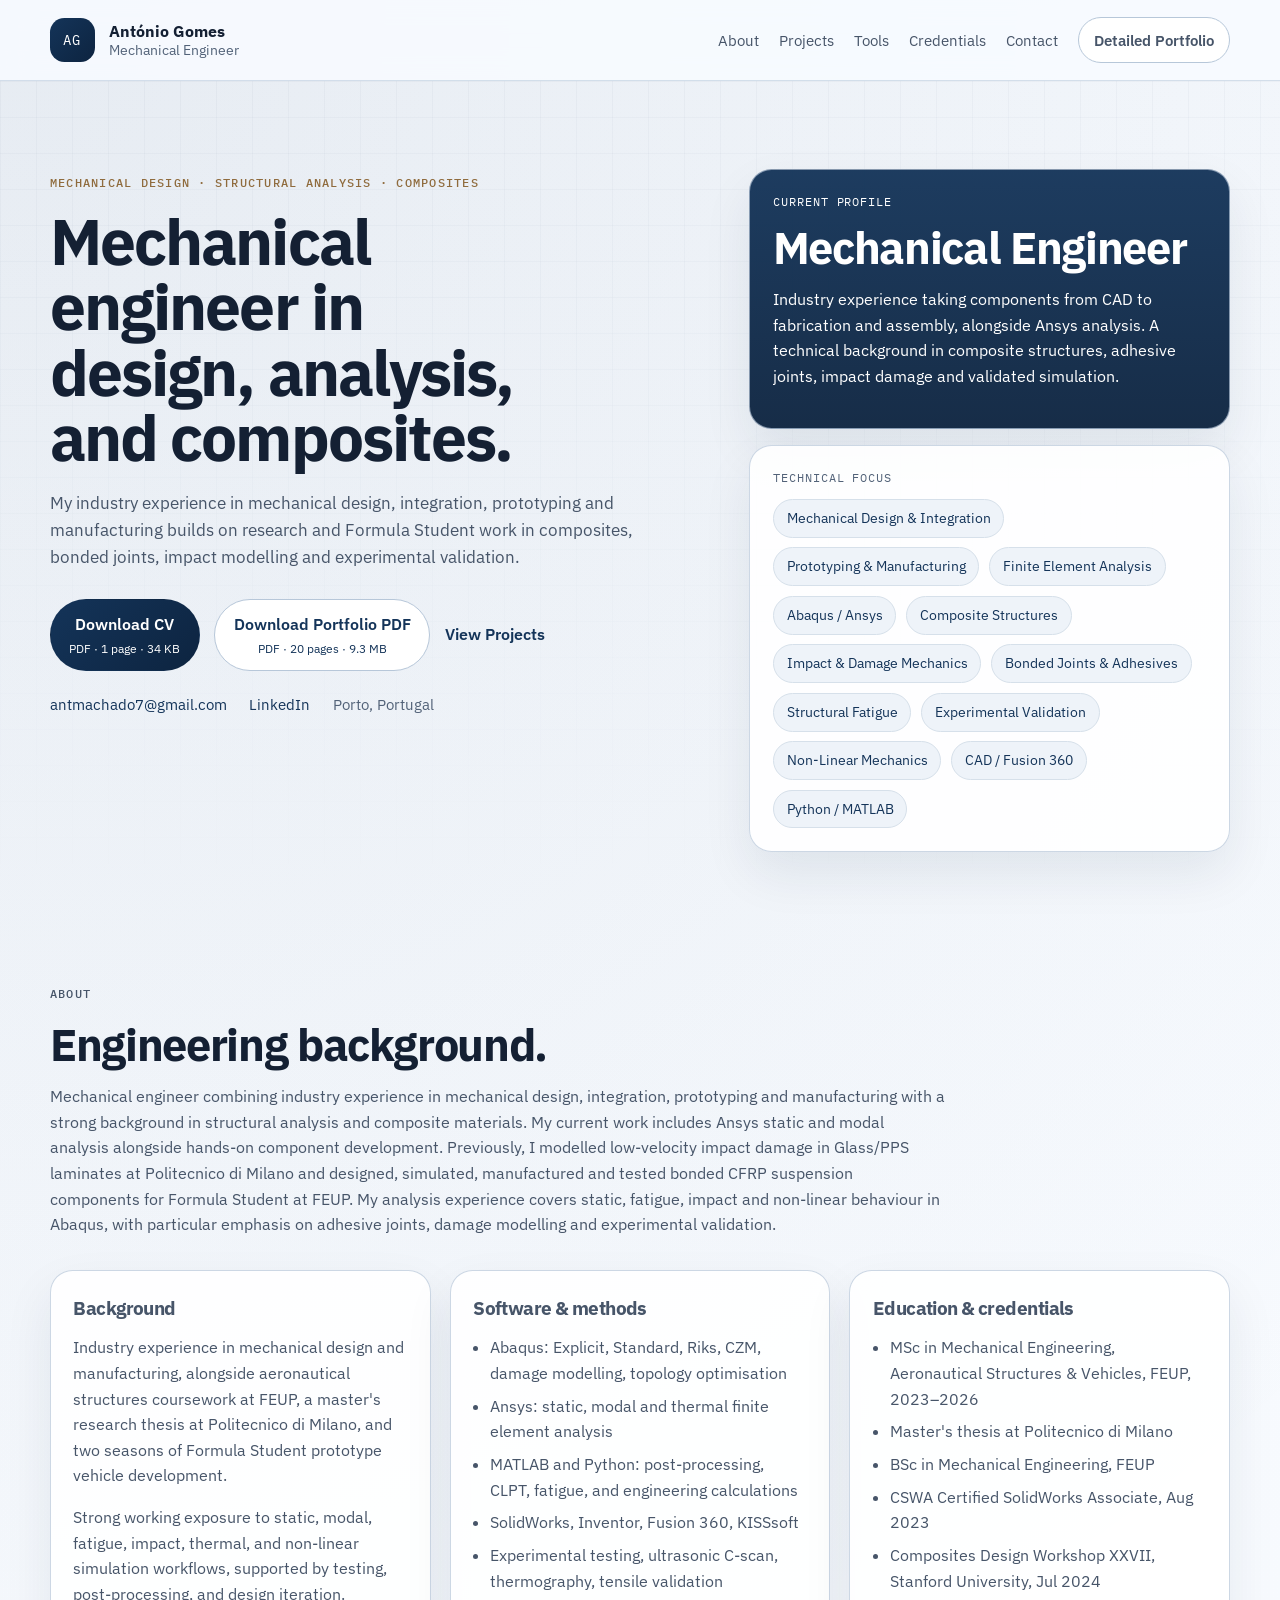
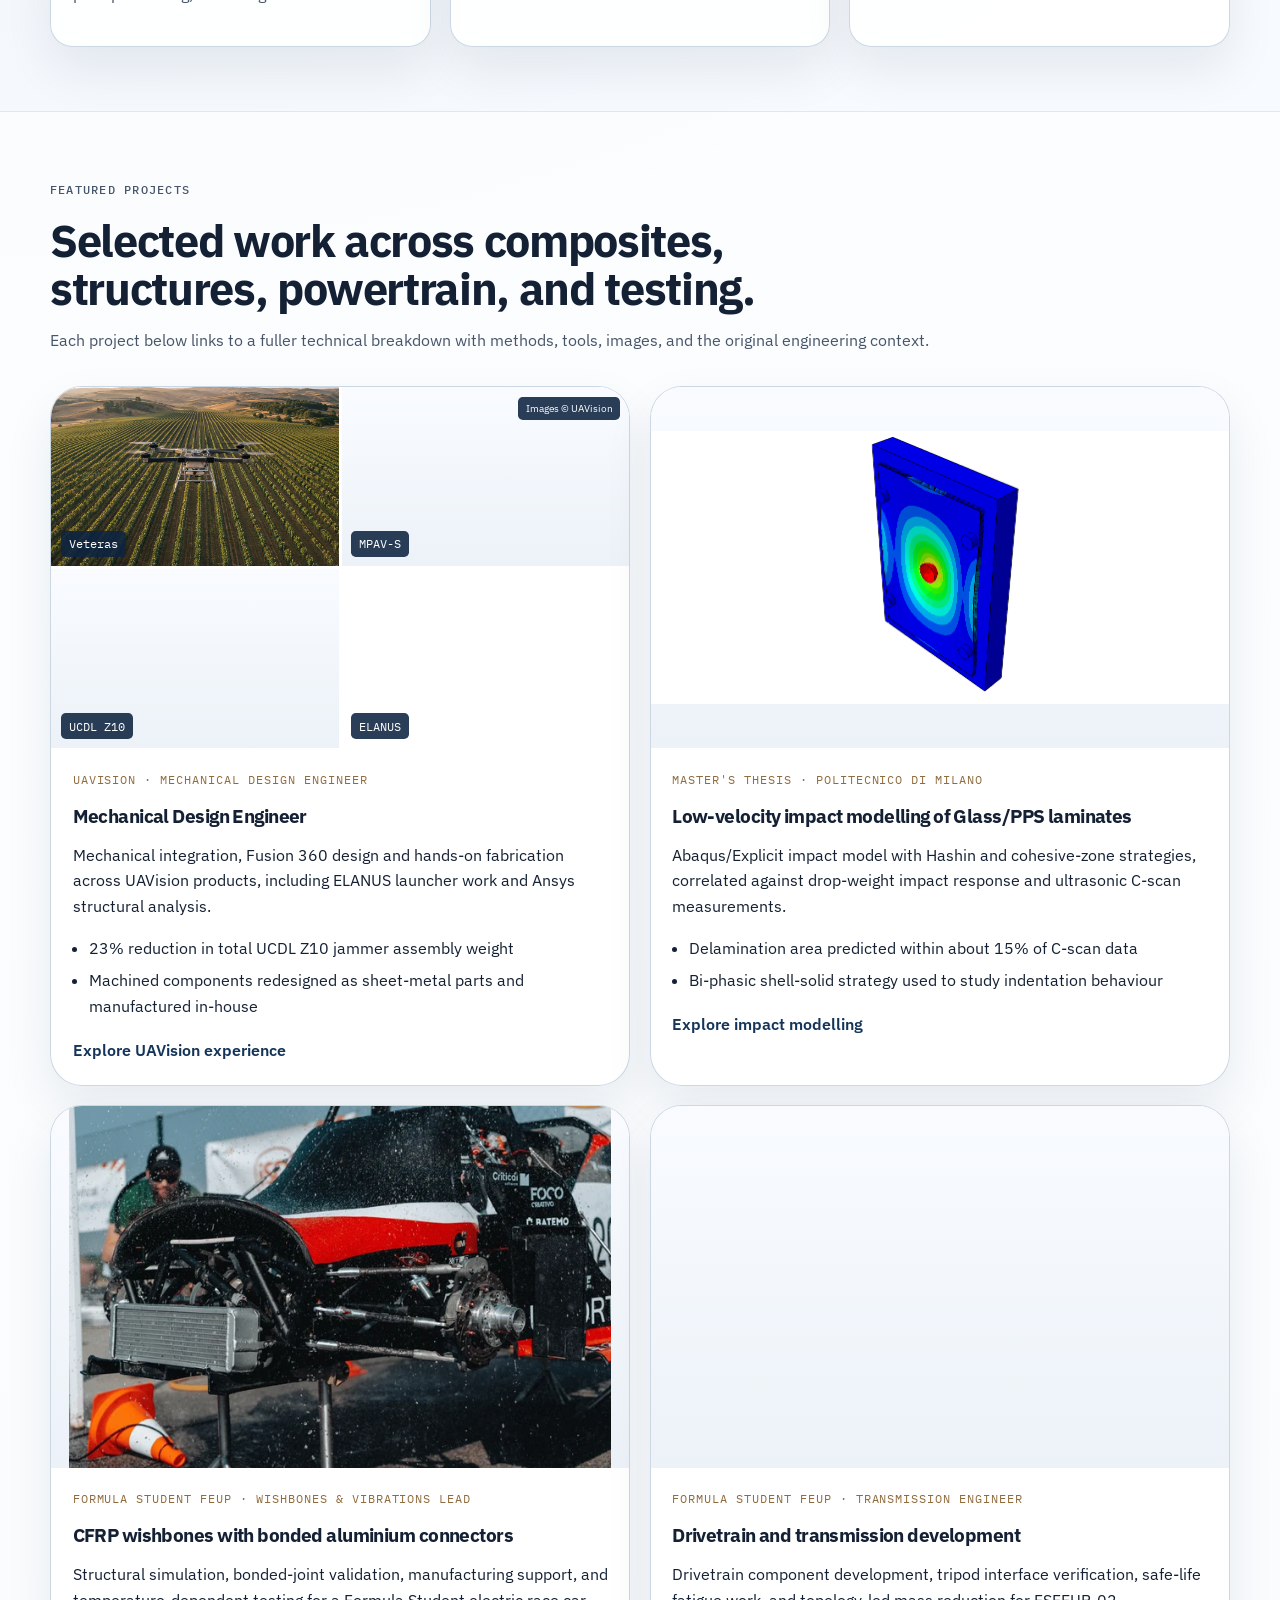
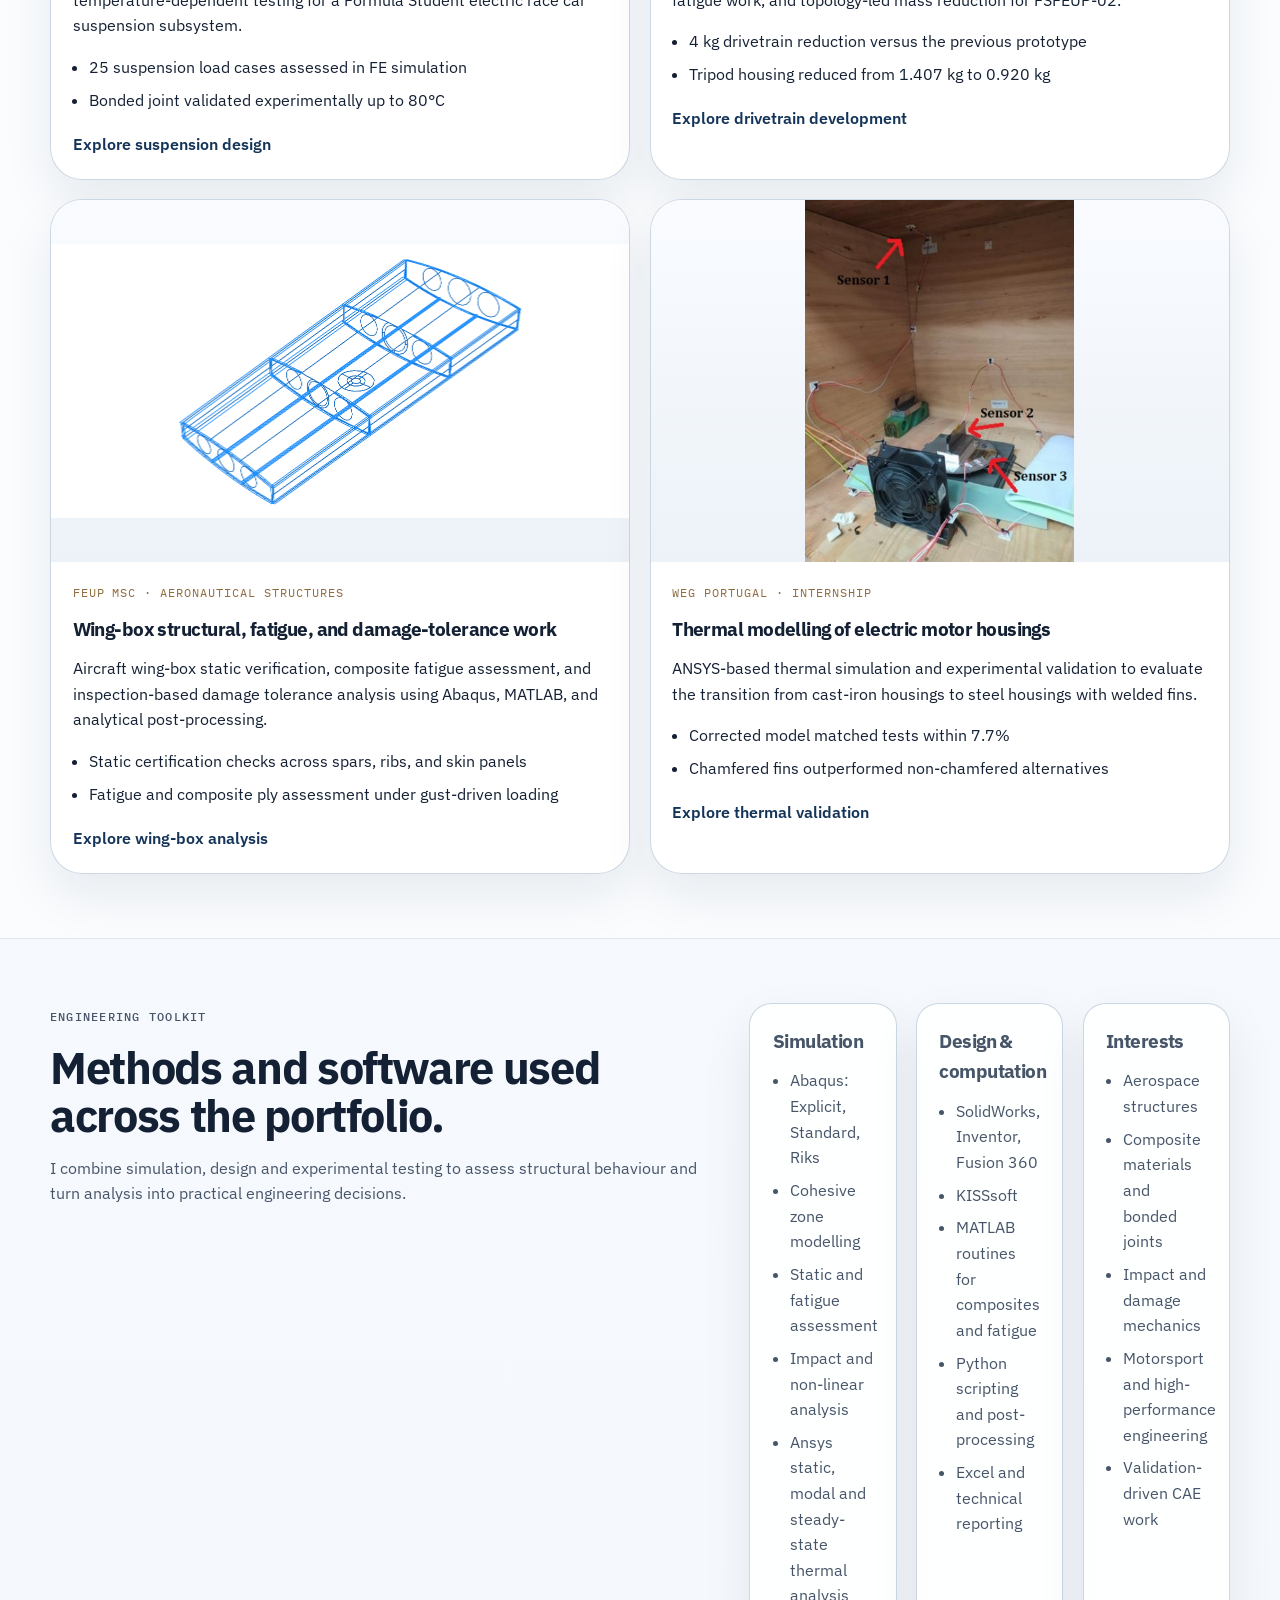
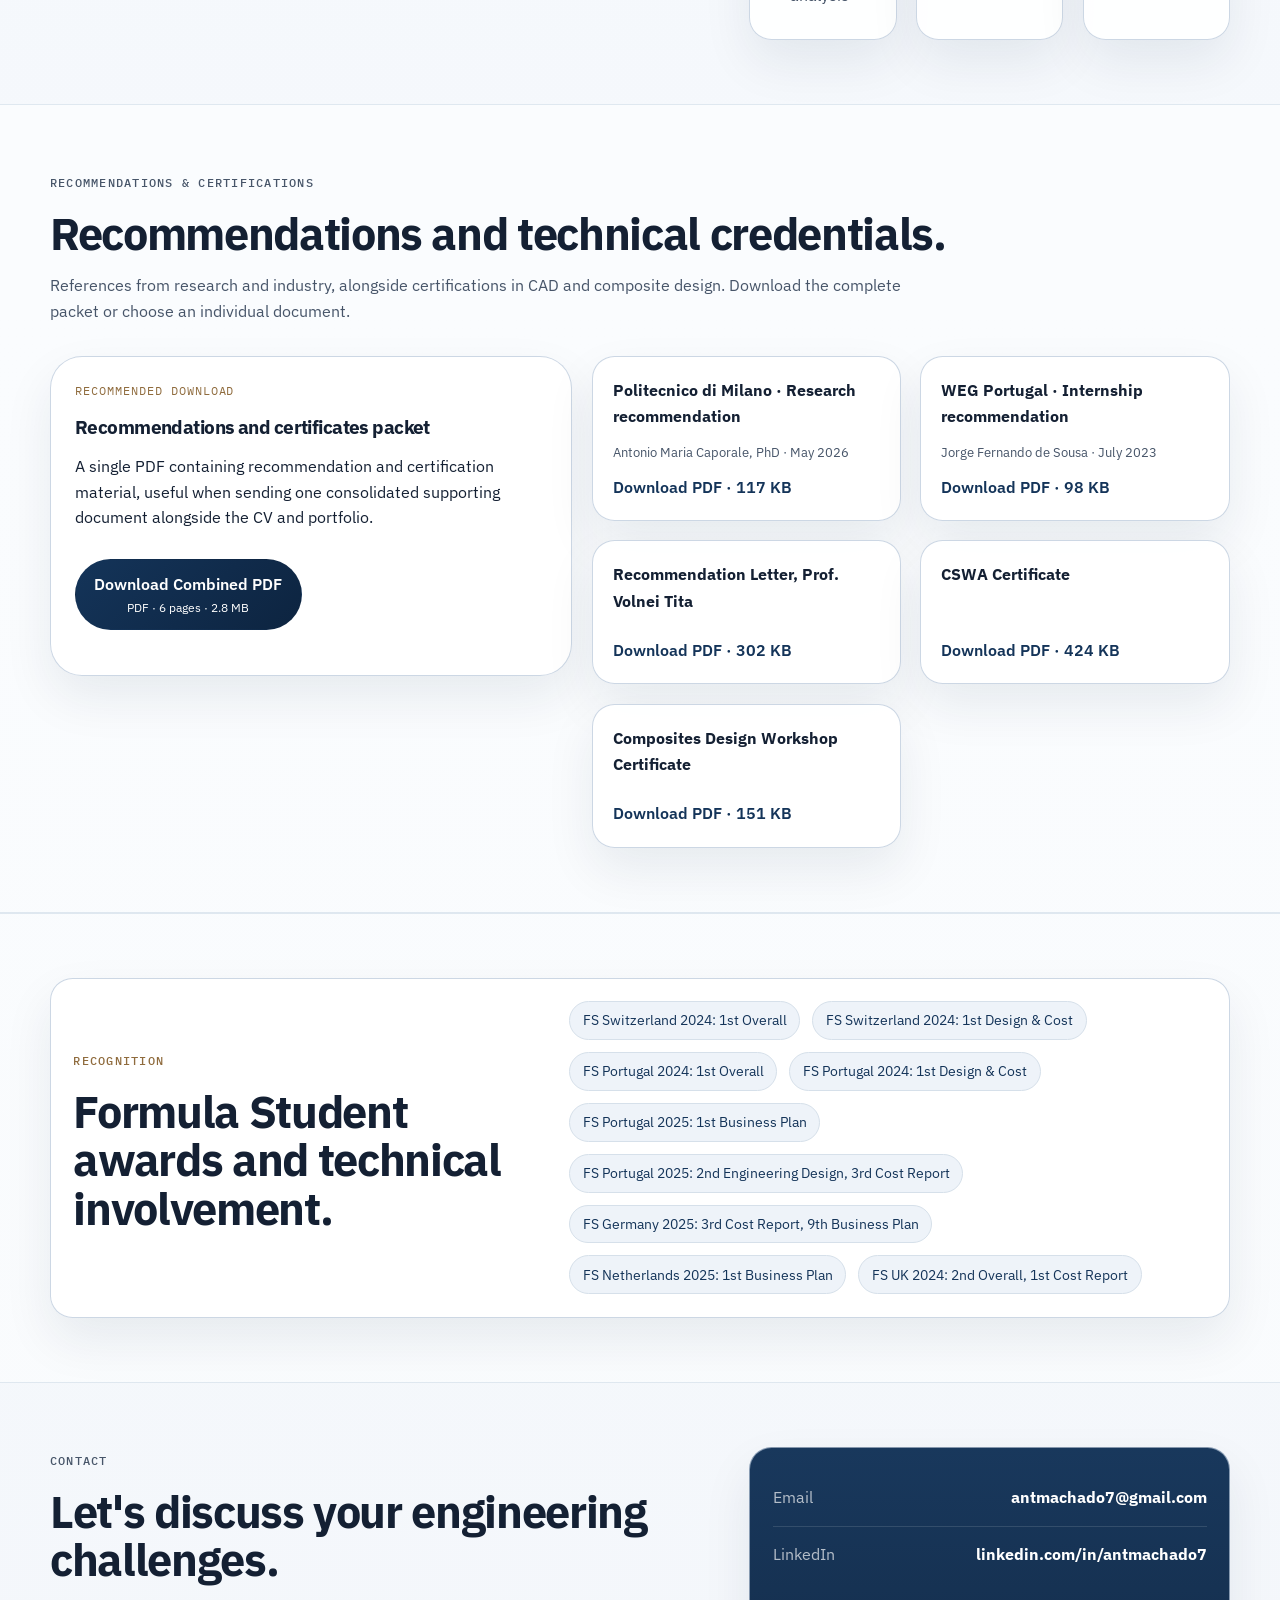
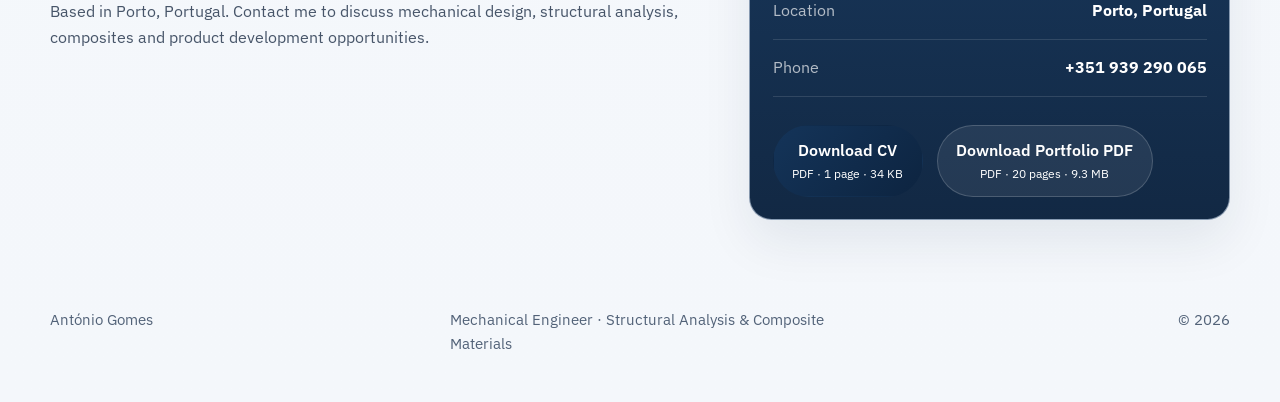
<file: index.html>
<!DOCTYPE html>
<html lang="en">
<head>
  <meta charset="UTF-8">
  <meta name="viewport" content="width=device-width, initial-scale=1.0">
  <title>António Gomes | Mechanical Engineer</title>
  <meta name="description" content="António Gomes: mechanical engineer combining industry experience in design, integration and manufacturing with composites, FEA, impact modelling, bonded joints and experimental validation.">
  <link rel="icon" type="image/svg+xml" href="assets/icons/favicon.svg">
  <link rel="preconnect" href="https://fonts.googleapis.com">
  <link rel="preconnect" href="https://fonts.gstatic.com" crossorigin>
  <link href="https://fonts.googleapis.com/css2?family=IBM+Plex+Mono:wght@400;500&family=IBM+Plex+Sans:wght@300;400;500;600;700&display=swap" rel="stylesheet">
  <link rel="stylesheet" href="assets/css/styles.css">
</head>
<body>
  <a class="skip-link" href="#main-content">Skip to content</a>

  <header class="site-header">
    <div class="container header-inner">
      <a class="brand" href="index.html" aria-label="António Gomes home">
        <span class="brand-mark">AG</span>
        <span class="brand-text">
          <strong>António Gomes</strong>
          <span>Mechanical Engineer</span>
        </span>
      </a>

      <button class="nav-toggle" type="button" aria-expanded="false" aria-controls="site-nav" data-nav-toggle>
        <span></span>
        <span></span>
        <span></span>
        <span class="sr-only">Toggle navigation</span>
      </button>

      <nav class="site-nav" id="site-nav" data-nav>
        <a href="#about">About</a>
        <a href="#featured-projects">Projects</a>
        <a href="#tools">Tools</a>
        <a href="#credentials">Credentials</a>
        <a href="#contact">Contact</a>
        <a class="button button-secondary button-small" href="projects.html">Detailed Portfolio</a>
      </nav>
    </div>
  </header>

  <main id="main-content" tabindex="-1">
    <section class="hero">
      <div class="container hero-grid">
        <div class="hero-copy reveal">
          <p class="eyebrow">Mechanical design · structural analysis · composites</p>
          <h1>Mechanical engineer in design, analysis, and composites.</h1>
          <p class="hero-intro">
            My industry experience in mechanical design, integration, prototyping and manufacturing builds on
            research and Formula Student work in composites, bonded joints, impact modelling and experimental validation.
          </p>

          <div class="hero-actions">
            <a class="button download-button" href="assets/docs/Antonio_Gomes_CV.pdf" download>Download CV<span class="download-meta">PDF · 1 page · 34 KB</span></a>
            <a class="button download-button button-secondary" href="assets/docs/Antonio_Gomes_Portfolio.pdf" download>Download Portfolio PDF<span class="download-meta">PDF · 20 pages · 9.3 MB</span></a>
            <a class="button button-link" href="projects.html">View Projects</a>
          </div>

          <ul class="hero-links" aria-label="Quick links">
            <li><a href="mailto:antmachado7@gmail.com">antmachado7@gmail.com</a></li>
            <li><a href="https://www.linkedin.com/in/antmachado7/" target="_blank" rel="noreferrer">LinkedIn</a></li>
            <li><span>Porto, Portugal</span></li>
          </ul>
        </div>

        <aside class="hero-panel reveal">
          <div class="panel-card stat-card">
            <p class="card-label">Current profile</p>
            <h2>Mechanical Engineer</h2>
            <p>
              Industry experience taking components from CAD to fabrication and assembly, alongside Ansys analysis.
              A technical background in composite structures, adhesive joints, impact damage and validated simulation.
            </p>
          </div>

          <div class="panel-card focus-card">
            <p class="card-label">Technical focus</p>
            <div class="chip-grid">
              <span>Mechanical Design &amp; Integration</span>
              <span>Prototyping &amp; Manufacturing</span>
              <span>Finite Element Analysis</span>
              <span>Abaqus / Ansys</span>
              <span>Composite Structures</span>
              <span>Impact &amp; Damage Mechanics</span>
              <span>Bonded Joints &amp; Adhesives</span>
              <span>Structural Fatigue</span>
              <span>Experimental Validation</span>
              <span>Non-Linear Mechanics</span>
              <span>CAD / Fusion 360</span>
              <span>Python / MATLAB</span>
            </div>
          </div>
        </aside>
      </div>
    </section>

    <section class="section" id="about">
      <div class="container">
        <div class="section-heading reveal">
          <p class="eyebrow">About</p>
          <h2>Engineering background.</h2>
          <p>
            Mechanical engineer combining industry experience in mechanical design, integration, prototyping and manufacturing
            with a strong background in structural analysis and composite materials. My current work includes Ansys static and
            modal analysis alongside hands-on component development. Previously, I modelled low-velocity impact damage in Glass/PPS
            laminates at Politecnico di Milano and designed, simulated, manufactured and tested bonded CFRP suspension components
            for Formula Student at FEUP. My analysis experience covers static, fatigue, impact and non-linear behaviour in Abaqus,
            with particular emphasis on adhesive joints, damage modelling and experimental validation.
          </p>
        </div>

        <div class="about-grid">
          <article class="info-card reveal">
            <h3>Background</h3>
            <p>
              Industry experience in mechanical design and manufacturing, alongside aeronautical structures coursework at FEUP, a master's research thesis
              at Politecnico di Milano, and two seasons of Formula Student prototype vehicle development.
            </p>
            <p>
              Strong working exposure to static, modal, fatigue, impact, thermal, and non-linear simulation workflows, supported by
              testing, post-processing, and design iteration.
            </p>
          </article>

          <article class="info-card reveal">
            <h3>Software &amp; methods</h3>
            <ul class="list-clean">
              <li>Abaqus: Explicit, Standard, Riks, CZM, damage modelling, topology optimisation</li>
              <li>Ansys: static, modal and thermal finite element analysis</li>
              <li>MATLAB and Python: post-processing, CLPT, fatigue, and engineering calculations</li>
              <li>SolidWorks, Inventor, Fusion 360, KISSsoft</li>
              <li>Experimental testing, ultrasonic C-scan, thermography, tensile validation</li>
            </ul>
          </article>

          <article class="info-card reveal">
            <h3>Education &amp; credentials</h3>
            <ul class="list-clean">
              <li>MSc in Mechanical Engineering, Aeronautical Structures &amp; Vehicles, FEUP, 2023–2026</li>
              <li>Master's thesis at Politecnico di Milano</li>
              <li>BSc in Mechanical Engineering, FEUP</li>
              <li>CSWA Certified SolidWorks Associate, Aug 2023</li>
              <li>Composites Design Workshop XXVII, Stanford University, Jul 2024</li>
            </ul>
          </article>
        </div>
      </div>
    </section>

    <section class="section section-alt" id="featured-projects">
      <div class="container">
        <div class="section-heading reveal">
          <p class="eyebrow">Featured projects</p>
          <h2>Selected work across composites, structures, powertrain, and testing.</h2>
          <p>
            Each project below links to a fuller technical breakdown with methods, tools, images, and the original engineering context.
          </p>
        </div>

        <div class="project-grid">
          <article class="project-card reveal">
            <div class="product-montage" role="group" aria-label="UAVision products: Veteras, MPAV-S, UCDL Z10 and ELANUS">
              <div class="montage-tile montage-veteras">
                <img src="assets/images/uavision-veteras.webp" alt="Electric heavy-lift VTOL flying over agricultural fields" width="960" height="640" loading="lazy" decoding="async">
                <span class="montage-label">Veteras</span>
              </div>
              <div class="montage-tile">
                <img src="assets/images/uavision-mpav-s.webp" alt="Modular unmanned ground vehicle on a forest track" width="960" height="624" loading="lazy" decoding="async">
                <span class="montage-label">MPAV-S</span>
              </div>
              <div class="montage-tile">
                <img src="assets/images/uavision-ucdl-z10.webp" alt="Anti-UAS jammer mounted on a naval platform" width="960" height="624" loading="lazy" decoding="async">
                <span class="montage-label">UCDL Z10</span>
              </div>
              <div class="montage-tile montage-elanus">
                <img src="assets/images/uavision-elanus.webp" alt="Official UAVision image of ELANUS in flight over mountainous terrain" width="960" height="536" loading="lazy" decoding="async">
                <span class="montage-label">ELANUS</span>
              </div>
              <a class="montage-credit" href="https://www.uavision.com/" target="_blank" rel="noreferrer">Images &copy; UAVision</a>
            </div>
            <div class="project-card-body">
              <p class="project-meta">UAVision · Mechanical Design Engineer</p>
              <h3>Mechanical Design Engineer</h3>
              <p>
                Mechanical integration, Fusion 360 design and hands-on fabrication across UAVision products,
                including ELANUS launcher work and Ansys structural analysis.
              </p>
              <ul class="project-points">
                <li>23% reduction in total UCDL Z10 jammer assembly weight</li>
                <li>Machined components redesigned as sheet-metal parts and manufactured in-house</li>
              </ul>
              <a href="projects.html#uavision" class="text-link">Explore UAVision experience</a>
            </div>
          </article>

          <article class="project-card reveal">
            <img src="assets/images/CAE_U.png" alt="Finite element impact simulation of a Glass/PPS composite laminate" loading="lazy" decoding="async" width="1159" height="548">
            <div class="project-card-body">
              <p class="project-meta">Master's thesis · Politecnico di Milano</p>
              <h3>Low-velocity impact modelling of Glass/PPS laminates</h3>
              <p>
                Abaqus/Explicit impact model with Hashin and cohesive-zone strategies, correlated against drop-weight impact
                response and ultrasonic C-scan measurements.
              </p>
              <ul class="project-points">
                <li>Delamination area predicted within about 15% of C-scan data</li>
                <li>Bi-phasic shell-solid strategy used to study indentation behaviour</li>
              </ul>
              <a href="projects.html#masters-thesis" class="text-link">Explore impact modelling</a>
            </div>
          </article>

          <article class="project-card reveal">
            <img src="assets/images/wishbones-1280.webp" alt="Formula Student rear suspension with CFRP wishbones" srcset="assets/images/wishbones-640.webp 640w, assets/images/wishbones-1280.webp 1280w, assets/images/wishbones-1920.webp 1920w" sizes="(max-width: 980px) 95vw, 580px" loading="lazy" decoding="async" width="1280" height="853">
            <div class="project-card-body">
              <p class="project-meta">Formula Student FEUP · Wishbones &amp; vibrations lead</p>
              <h3>CFRP wishbones with bonded aluminium connectors</h3>
              <p>
                Structural simulation, bonded-joint validation, manufacturing support, and temperature-dependent testing
                for a Formula Student electric race car suspension subsystem.
              </p>
              <ul class="project-points">
                <li>25 suspension load cases assessed in FE simulation</li>
                <li>Bonded joint validated experimentally up to 80°C</li>
              </ul>
              <a href="projects.html#formula-wishbones" class="text-link">Explore suspension design</a>
            </div>
          </article>

          <article class="project-card reveal">
            <img src="assets/images/Transmission_CAD.png" alt="Formula Student drivetrain CAD assembly" loading="lazy" decoding="async" width="1048" height="685">
            <div class="project-card-body">
              <p class="project-meta">Formula Student FEUP · Transmission engineer</p>
              <h3>Drivetrain and transmission development</h3>
              <p>
                Drivetrain component development, tripod interface verification, safe-life fatigue work, and topology-led
                mass reduction for FSFEUP-02.
              </p>
              <ul class="project-points">
                <li>4 kg drivetrain reduction versus the previous prototype</li>
                <li>Tripod housing reduced from 1.407 kg to 0.920 kg</li>
              </ul>
              <a href="projects.html#formula-transmission" class="text-link">Explore drivetrain development</a>
            </div>
          </article>

          <article class="project-card reveal">
            <img src="assets/images/Wireframe_FEM.png" alt="Aircraft wing-box structural model" loading="lazy" decoding="async" width="1159" height="548">
            <div class="project-card-body">
              <p class="project-meta">FEUP MSc · Aeronautical structures</p>
              <h3>Wing-box structural, fatigue, and damage-tolerance work</h3>
              <p>
                Aircraft wing-box static verification, composite fatigue assessment, and inspection-based damage tolerance
                analysis using Abaqus, MATLAB, and analytical post-processing.
              </p>
              <ul class="project-points">
                <li>Static certification checks across spars, ribs, and skin panels</li>
                <li>Fatigue and composite ply assessment under gust-driven loading</li>
              </ul>
              <a href="projects.html#aero-structures" class="text-link">Explore wing-box analysis</a>
            </div>
          </article>

          <article class="project-card reveal">
            <img src="assets/images/WEG.png" alt="Thermal validation setup for electric motor housing" loading="lazy" decoding="async" width="385" height="517">
            <div class="project-card-body">
              <p class="project-meta">WEG Portugal · Internship</p>
              <h3>Thermal modelling of electric motor housings</h3>
              <p>
                ANSYS-based thermal simulation and experimental validation to evaluate the transition from cast-iron housings
                to steel housings with welded fins.
              </p>
              <ul class="project-points">
                <li>Corrected model matched tests within 7.7%</li>
                <li>Chamfered fins outperformed non-chamfered alternatives</li>
              </ul>
              <a href="projects.html#weg-internship" class="text-link">Explore thermal validation</a>
            </div>
          </article>
        </div>
      </div>
    </section>

    <section class="section" id="tools">
      <div class="container tools-grid">
        <div class="section-heading reveal">
          <p class="eyebrow">Engineering toolkit</p>
          <h2>Methods and software used across the portfolio.</h2>
          <p>
            I combine simulation, design and experimental testing to assess structural behaviour and turn analysis into practical engineering decisions.
          </p>
        </div>

        <div class="stack-columns">
          <article class="stack-card reveal">
            <h3>Simulation</h3>
            <ul class="list-clean">
              <li>Abaqus: Explicit, Standard, Riks</li>
              <li>Cohesive zone modelling</li>
              <li>Static and fatigue assessment</li>
              <li>Impact and non-linear analysis</li>
              <li>Ansys static, modal and steady-state thermal analysis</li>
            </ul>
          </article>

          <article class="stack-card reveal">
            <h3>Design &amp; computation</h3>
            <ul class="list-clean">
              <li>SolidWorks, Inventor, Fusion 360</li>
              <li>KISSsoft</li>
              <li>MATLAB routines for composites and fatigue</li>
              <li>Python scripting and post-processing</li>
              <li>Excel and technical reporting</li>
            </ul>
          </article>

          <article class="stack-card reveal">
            <h3>Interests</h3>
            <ul class="list-clean">
              <li>Aerospace structures</li>
              <li>Composite materials and bonded joints</li>
              <li>Impact and damage mechanics</li>
              <li>Motorsport and high-performance engineering</li>
              <li>Validation-driven CAE work</li>
            </ul>
          </article>
        </div>
      </div>
    </section>

    <section class="section section-alt" id="credentials">
      <div class="container">
        <div class="section-heading reveal">
          <p class="eyebrow">Recommendations &amp; certifications</p>
          <h2>Recommendations and technical credentials.</h2>
          <p>
            References from research and industry, alongside certifications in CAD and composite design. Download the complete packet or choose an individual document.
          </p>
        </div>

        <div class="documents-layout">
          <article class="document-feature reveal">
            <p class="project-meta">Recommended download</p>
            <h3>Recommendations and certificates packet</h3>
            <p>
              A single PDF containing recommendation and certification material, useful when sending one consolidated supporting document alongside the CV and portfolio.
            </p>
            <div class="hero-actions">
              <a class="button download-button" href="assets/docs/Antonio_Gomes_Recommendations_and_Certificates.pdf" download>Download Combined PDF<span class="download-meta">PDF · 6 pages · 2.8 MB</span></a>
            </div>
          </article>

          <div class="document-list">
            <a class="document-card reveal" href="assets/docs/letter_of_recommendation.pdf" download>
              <strong>Politecnico di Milano · Research recommendation</strong>
              <small>Antonio Maria Caporale, PhD · May 2026</small>
              <span>Download PDF · 117 KB</span>
            </a>
            <a class="document-card reveal" href="assets/docs/Recommendation_Letter_AntonioGomes.pdf" download>
              <strong>WEG Portugal · Internship recommendation</strong>
              <small>Jorge Fernando de Sousa · July 2023</small>
              <span>Download PDF · 98 KB</span>
            </a>
            <a class="document-card reveal" href="assets/docs/Recommendation_Letter_Prof_Volnei_Tita_USP_2026.pdf" download>
              <strong>Recommendation Letter, Prof. Volnei Tita</strong>
              <span>Download PDF · 302 KB</span>
            </a>
            <a class="document-card reveal" href="assets/docs/Certificate_C-2JAUPXEG85.pdf" download>
              <strong>CSWA Certificate</strong>
              <span>Download PDF · 424 KB</span>
            </a>
            <a class="document-card reveal" href="assets/docs/CDW-XXVI-Certificate-AntonioGomes.pdf" download>
              <strong>Composites Design Workshop Certificate</strong>
              <span>Download PDF · 151 KB</span>
            </a>
          </div>
        </div>
      </div>
    </section>

    <section class="section section-alt">
      <div class="container">
        <div class="awards-strip reveal">
          <div>
            <p class="eyebrow">Recognition</p>
            <h2>Formula Student awards and technical involvement.</h2>
          </div>
          <div class="award-list">
            <span>FS Switzerland 2024: 1st Overall</span>
            <span>FS Switzerland 2024: 1st Design &amp; Cost</span>
            <span>FS Portugal 2024: 1st Overall</span>
            <span>FS Portugal 2024: 1st Design &amp; Cost</span>
            <span>FS Portugal 2025: 1st Business Plan</span>
            <span>FS Portugal 2025: 2nd Engineering Design, 3rd Cost Report</span>
            <span>FS Germany 2025: 3rd Cost Report, 9th Business Plan</span>
            <span>FS Netherlands 2025: 1st Business Plan</span>
            <span>FS UK 2024: 2nd Overall, 1st Cost Report</span>
          </div>
        </div>
      </div>
    </section>

    <section class="section contact-section" id="contact">
      <div class="container contact-grid">
        <div class="contact-copy reveal">
          <p class="eyebrow">Contact</p>
          <h2>Let's discuss your engineering challenges.</h2>
          <p>
            Based in Porto, Portugal. Contact me to discuss mechanical design, structural analysis, composites and product development opportunities.
          </p>
        </div>

        <div class="contact-card reveal">
          <a class="contact-row" href="mailto:antmachado7@gmail.com">
            <span>Email</span>
            <strong>antmachado7@gmail.com</strong>
          </a>
          <a class="contact-row" href="https://www.linkedin.com/in/antmachado7/" target="_blank" rel="noreferrer">
            <span>LinkedIn</span>
            <strong>linkedin.com/in/antmachado7</strong>
          </a>
          <div class="contact-row">
            <span>Location</span>
            <strong>Porto, Portugal</strong>
          </div>
          <div class="contact-row">
            <span>Phone</span>
            <strong>+351 939 290 065</strong>
          </div>

          <div class="contact-actions">
            <a class="button download-button" href="assets/docs/Antonio_Gomes_CV.pdf" download>Download CV<span class="download-meta">PDF · 1 page · 34 KB</span></a>
            <a class="button download-button button-secondary" href="assets/docs/Antonio_Gomes_Portfolio.pdf" download>Download Portfolio PDF<span class="download-meta">PDF · 20 pages · 9.3 MB</span></a>
          </div>
        </div>
      </div>
    </section>
  </main>

  <footer class="site-footer">
    <div class="container footer-inner">
      <p>António Gomes</p>
      <p>Mechanical Engineer · Structural Analysis &amp; Composite Materials</p>
      <p>&copy; <span data-current-year></span></p>
    </div>
  </footer>

  <script src="assets/js/main.js"></script>
</body>
</html>
</file>
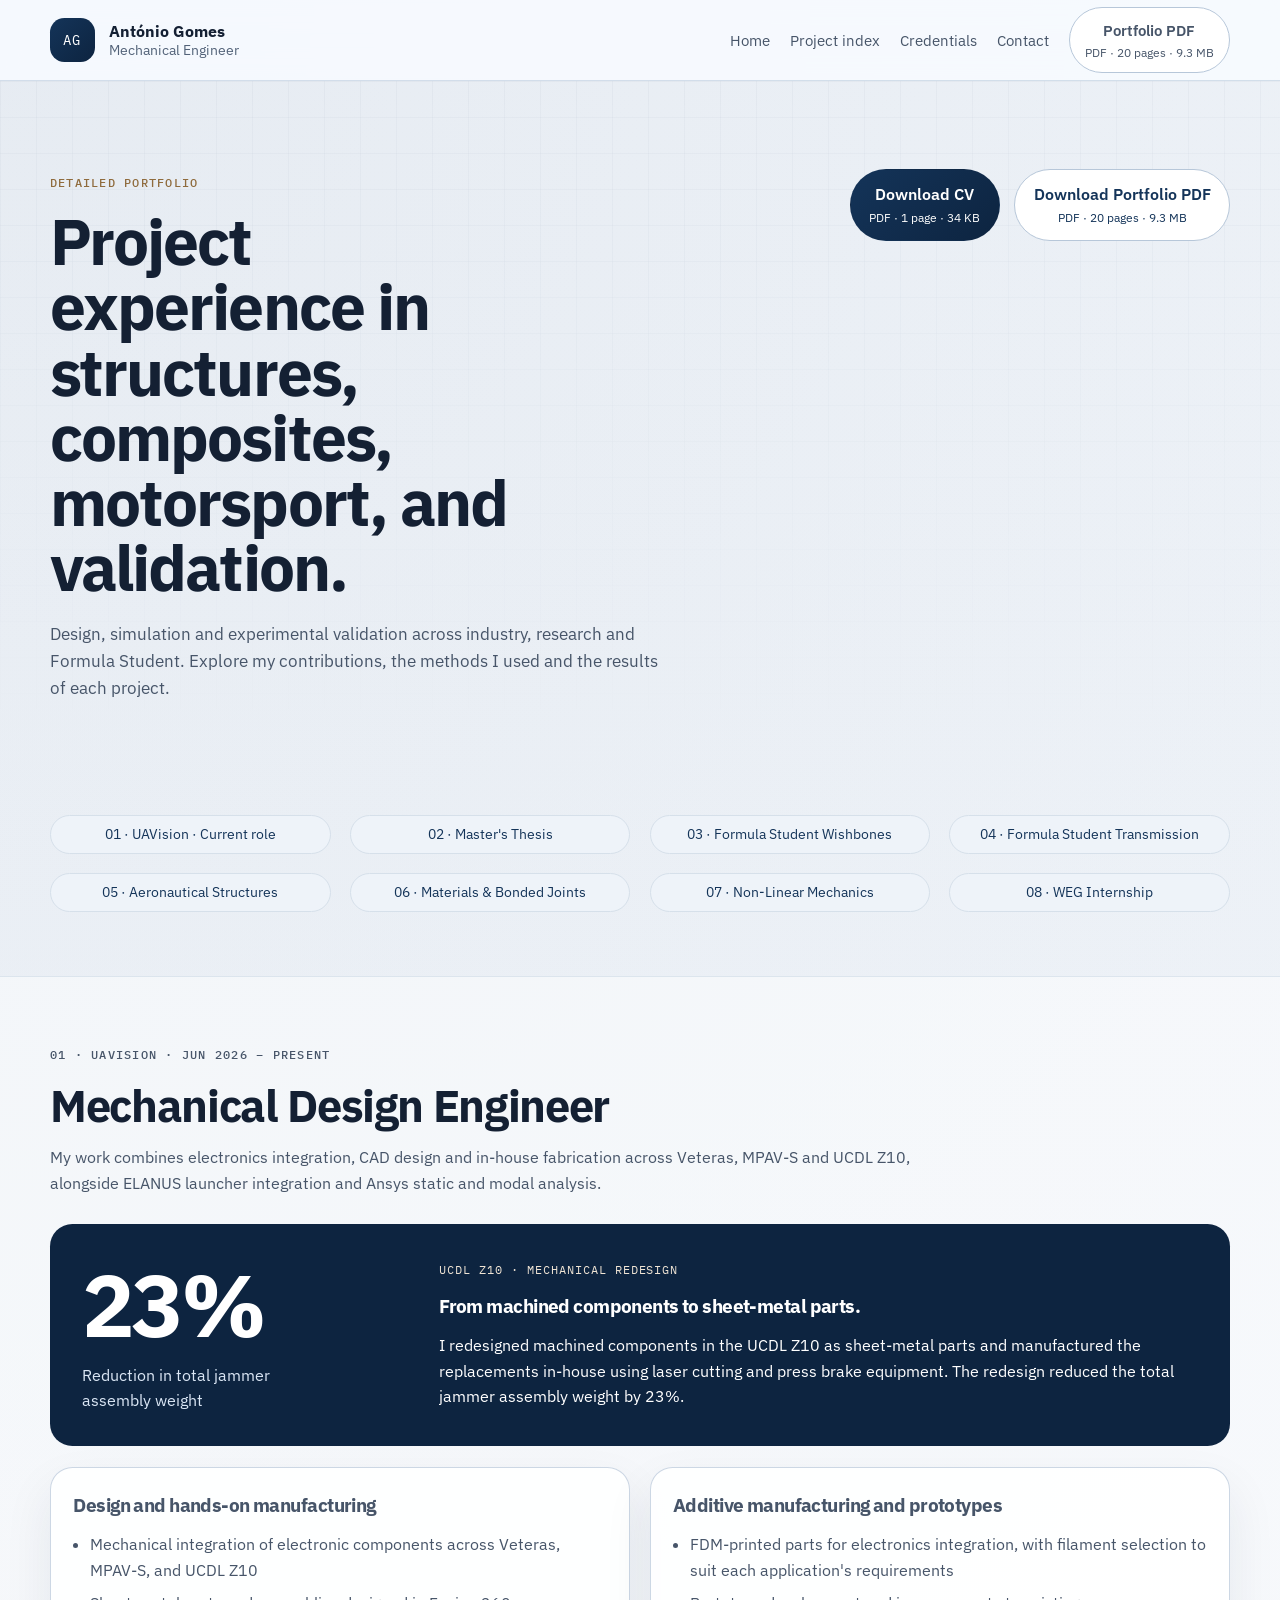
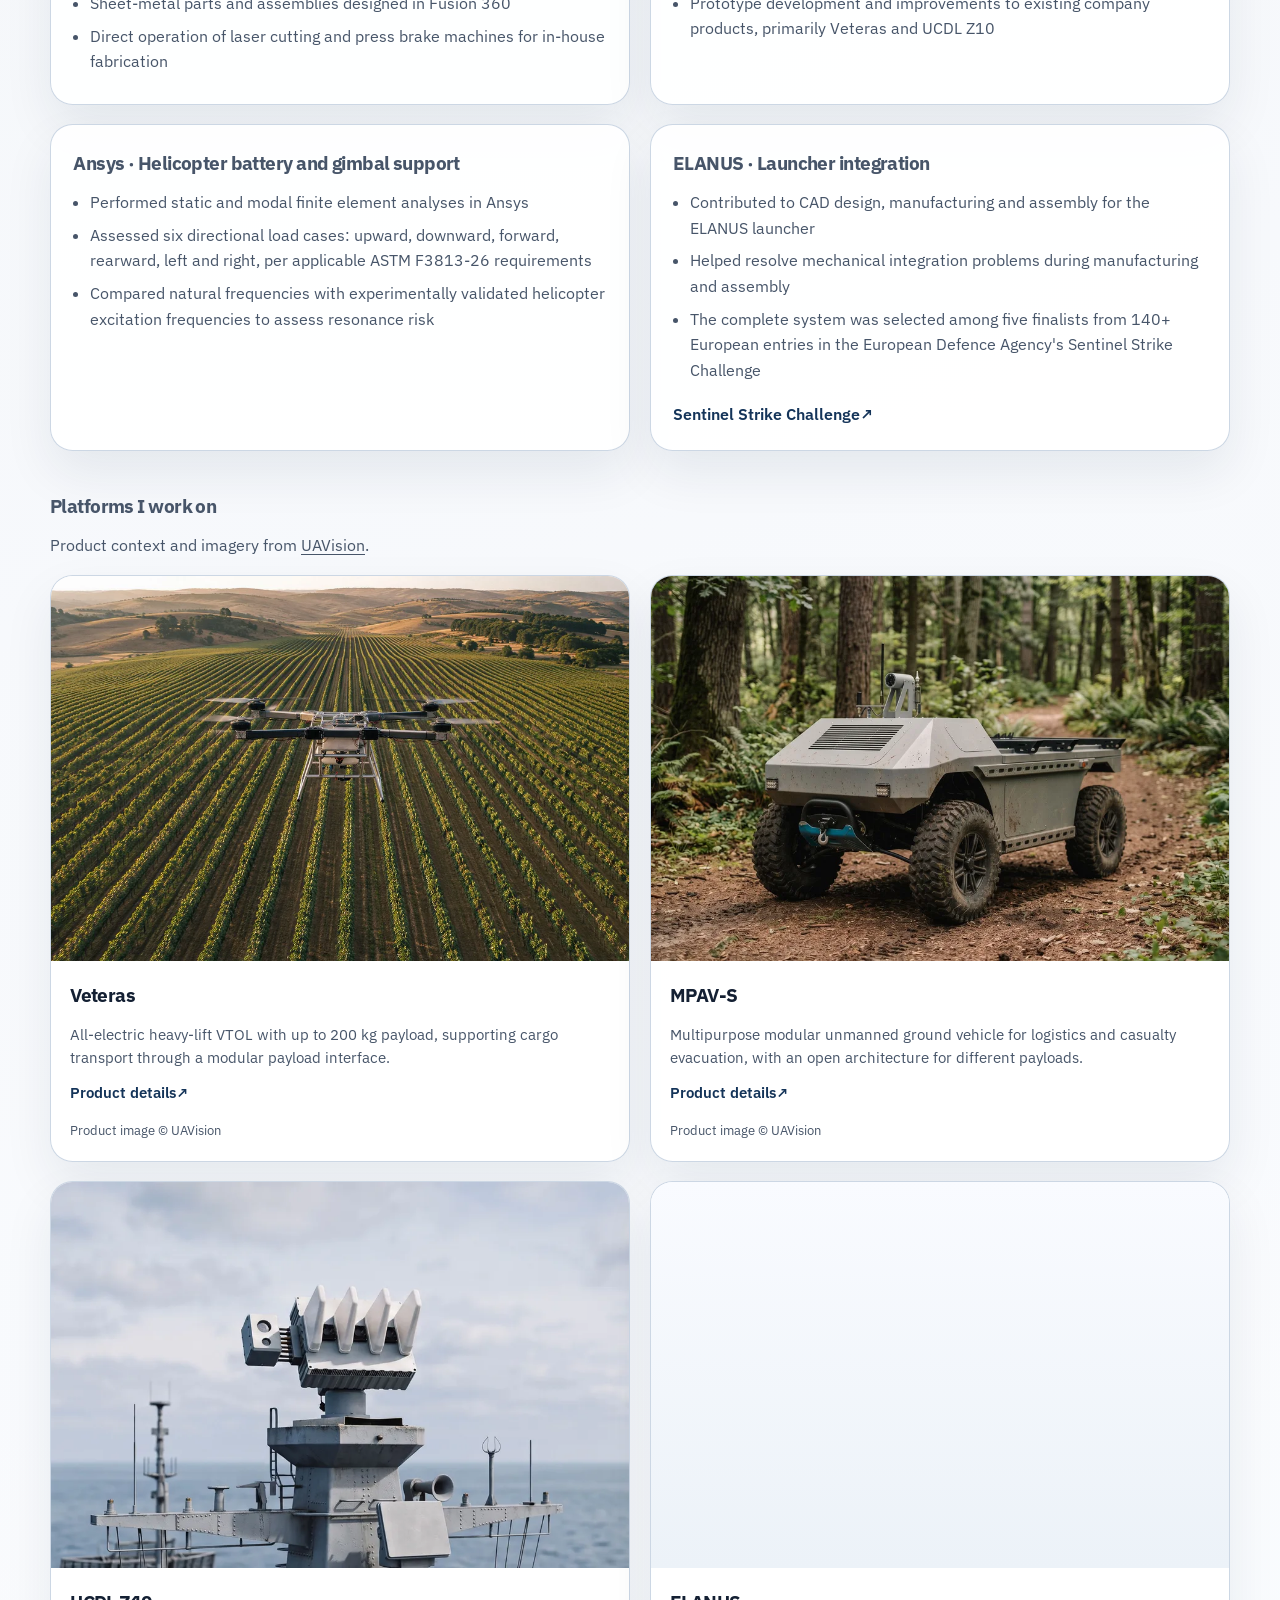
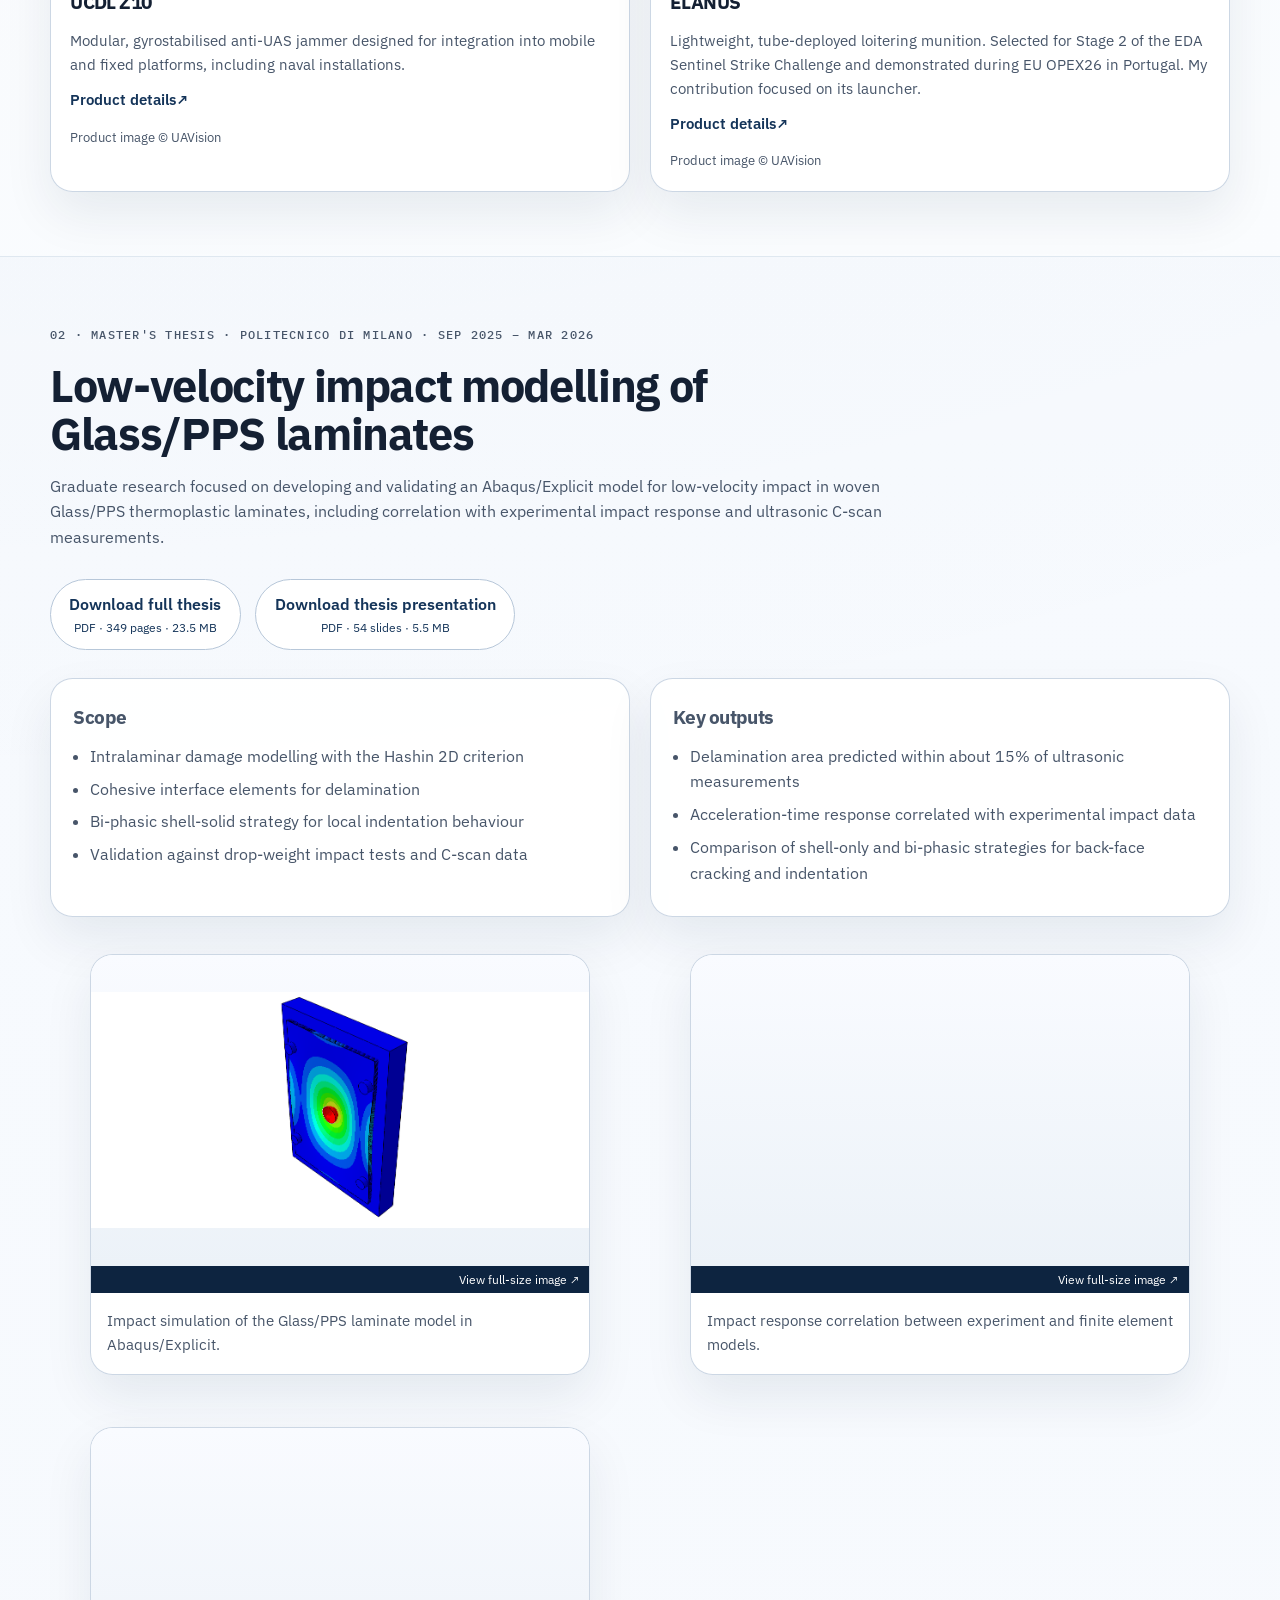
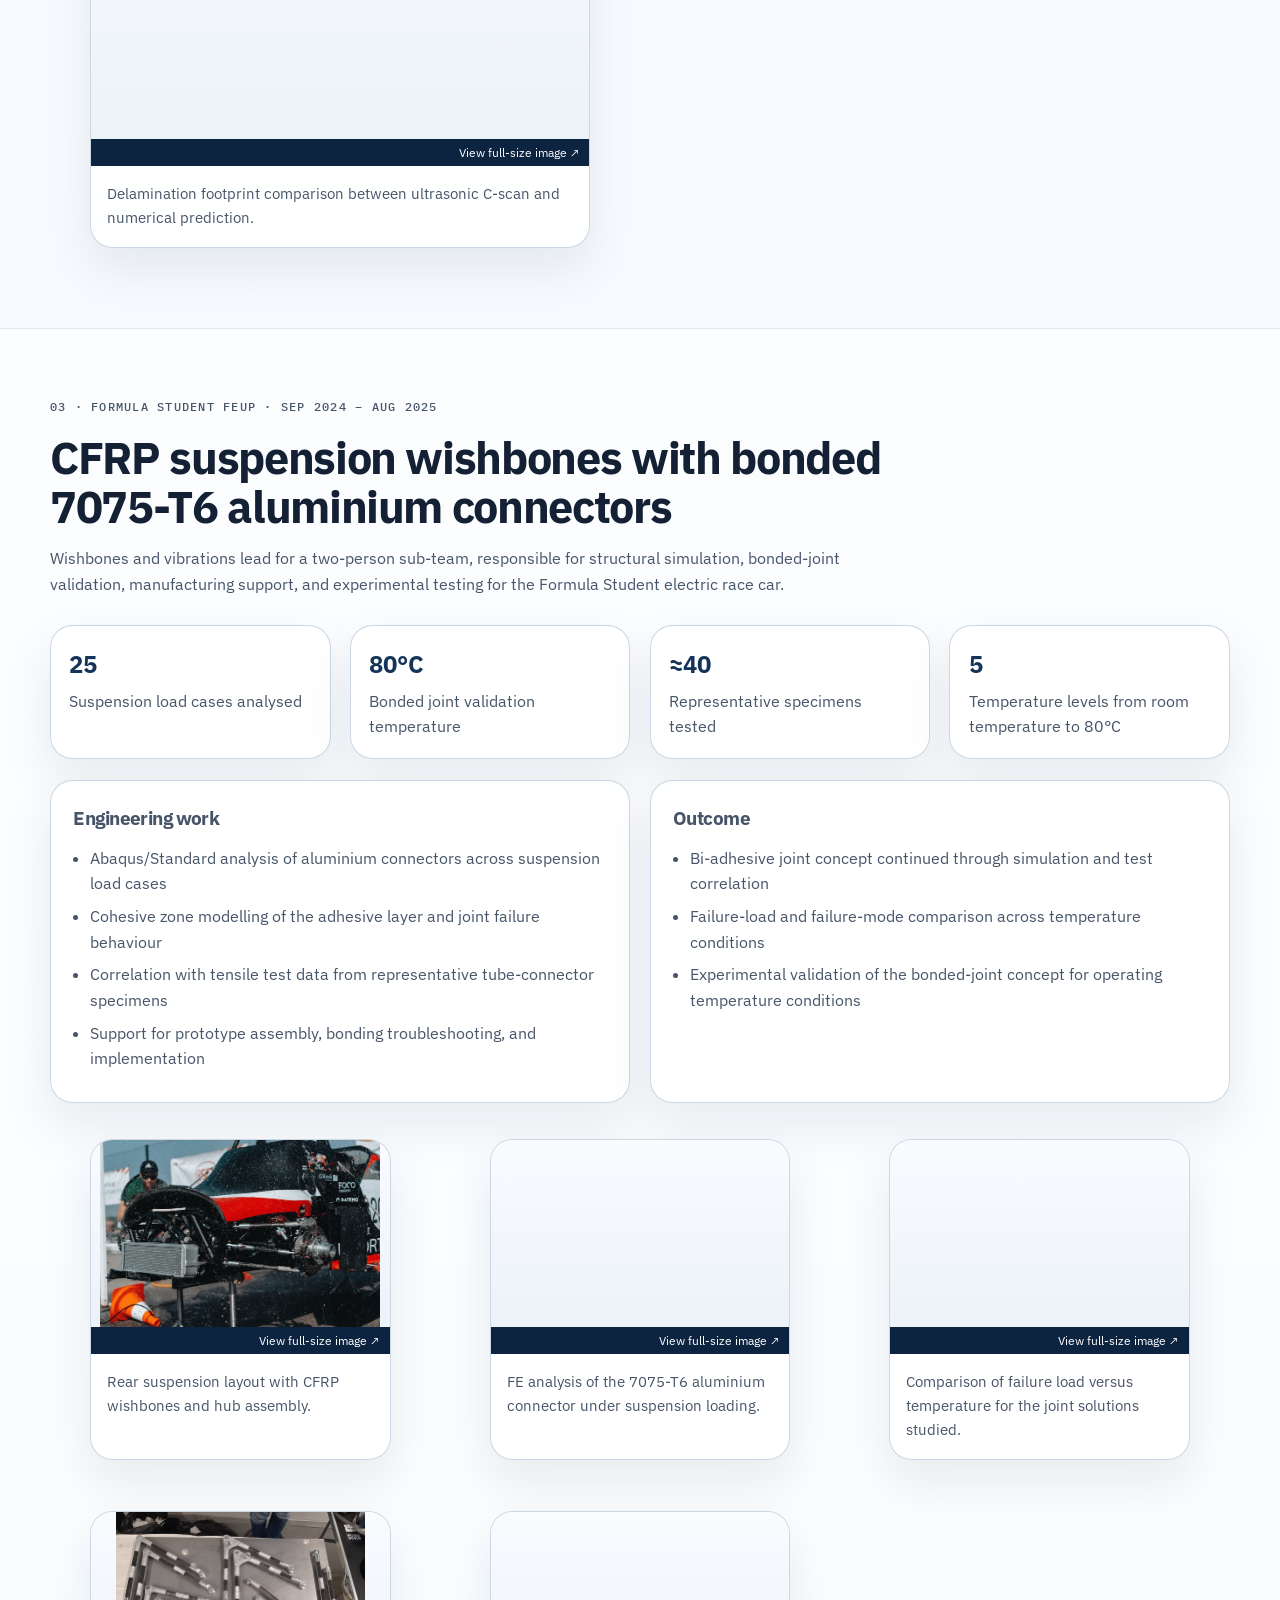
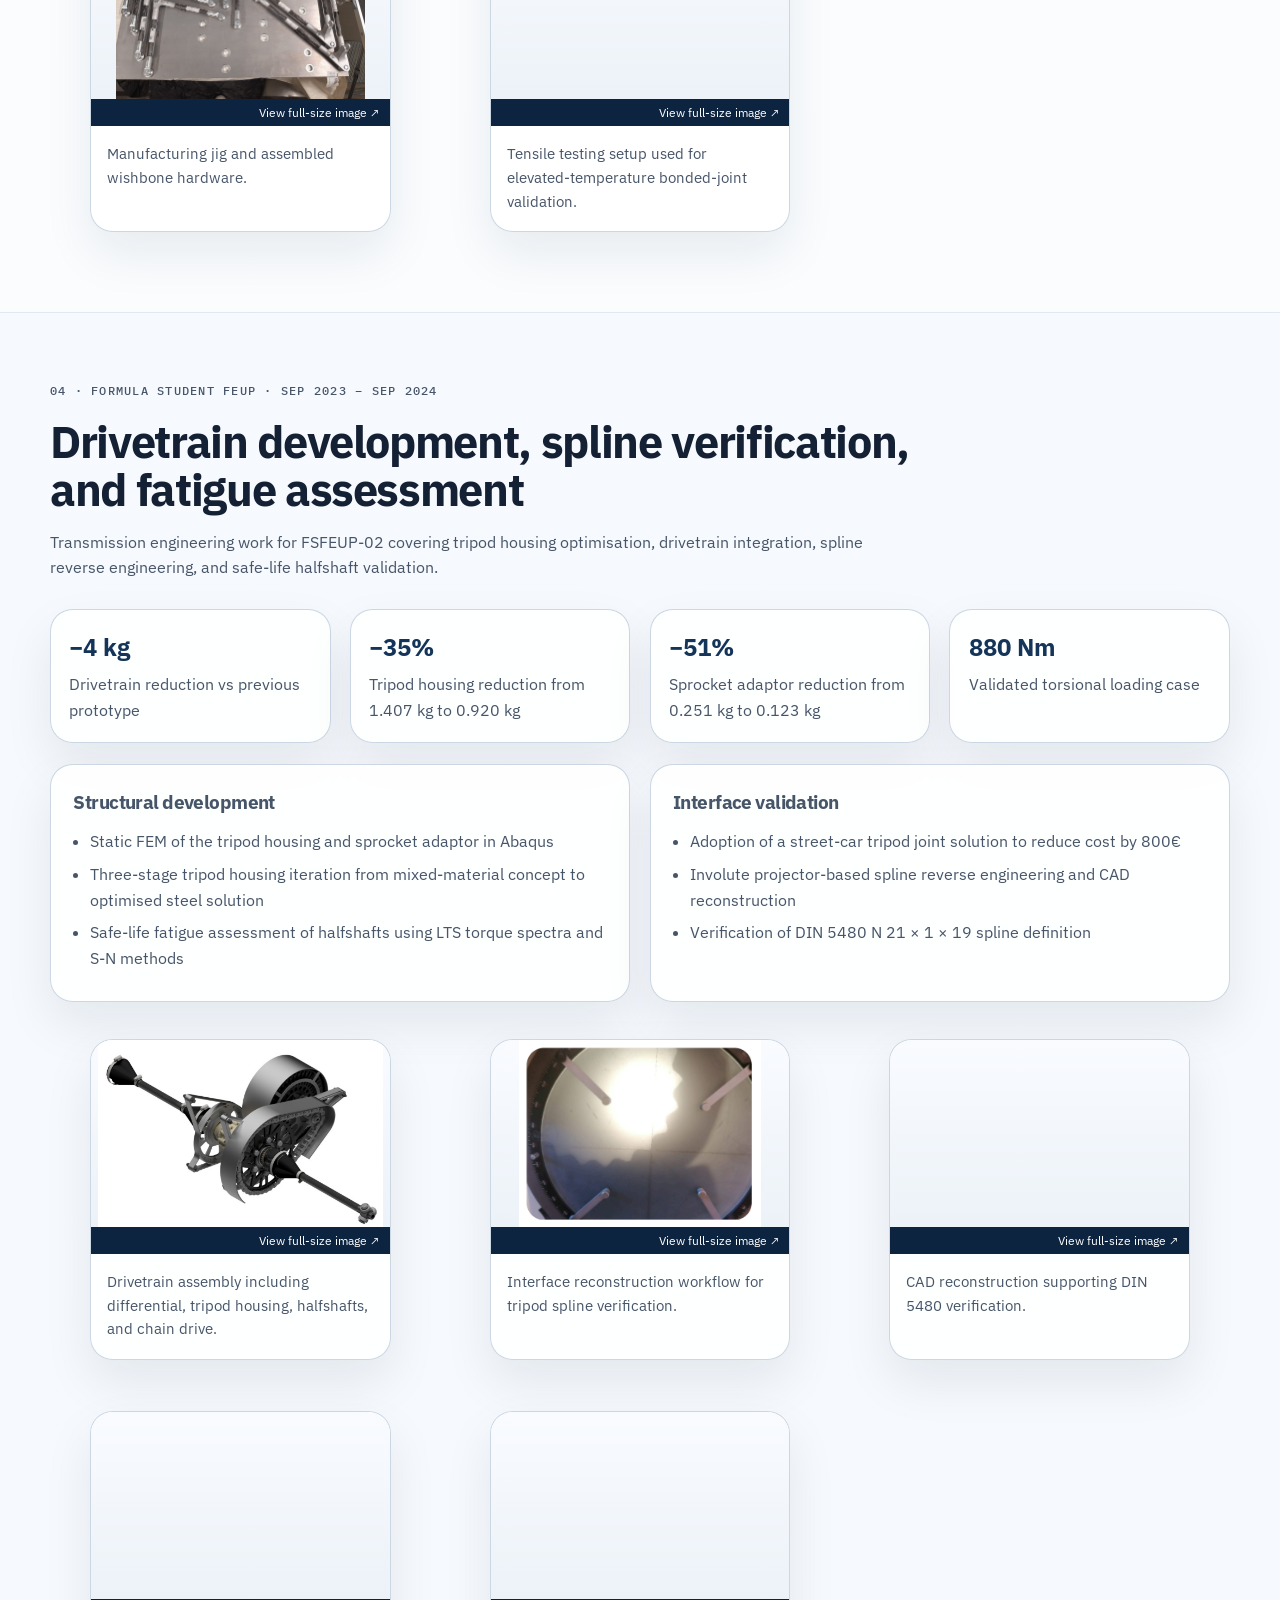
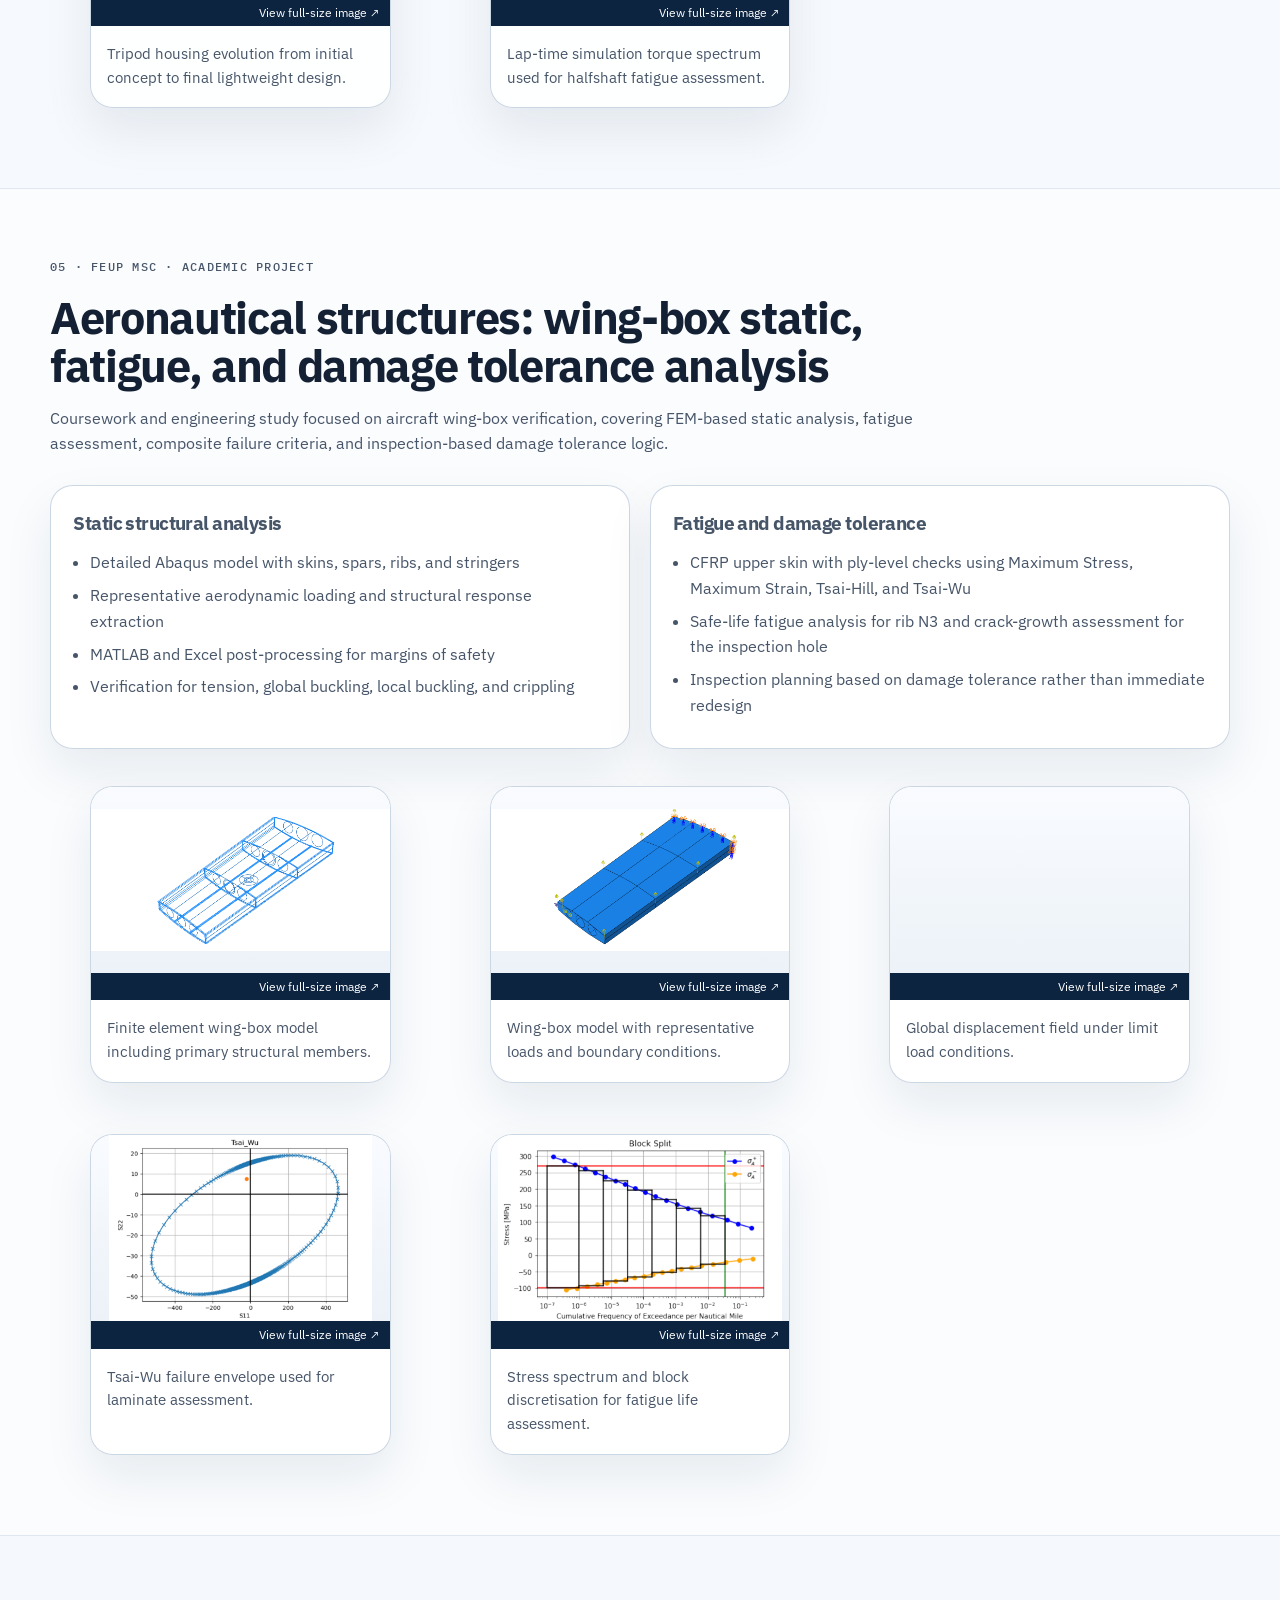
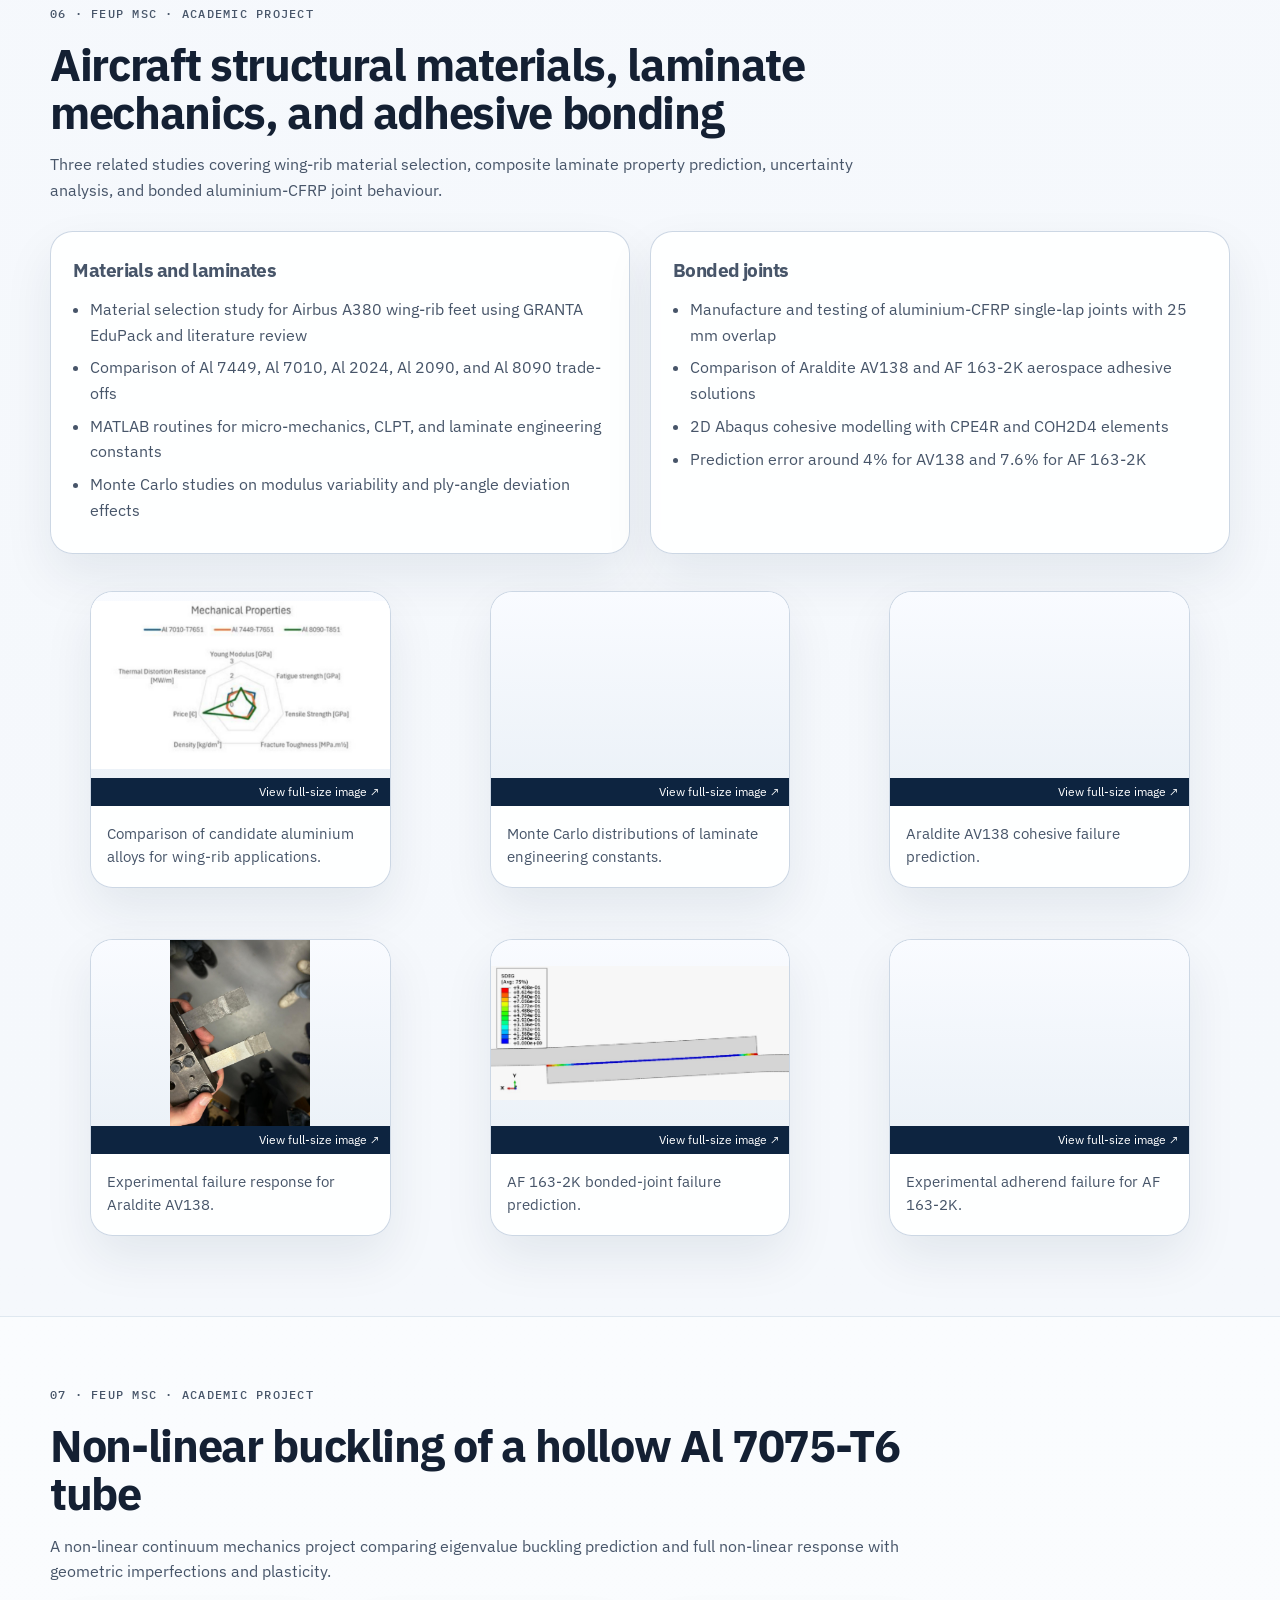
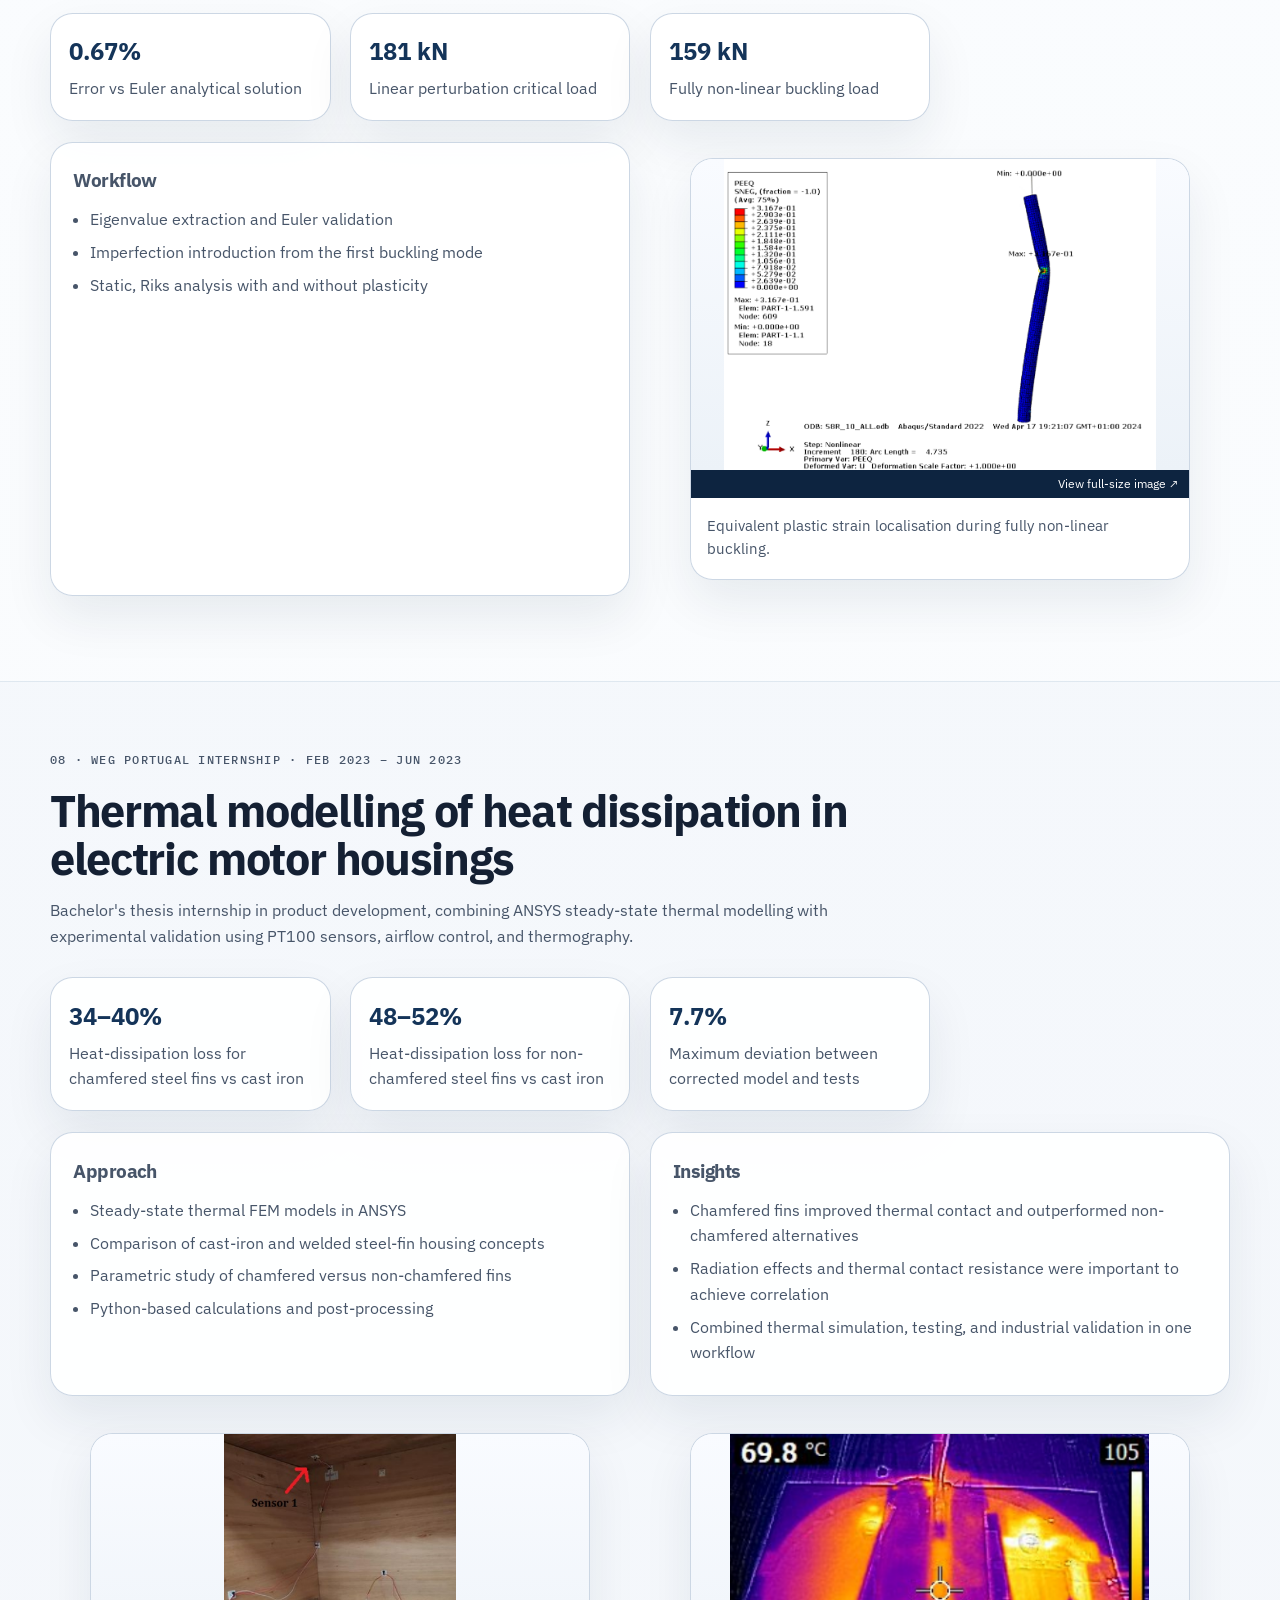
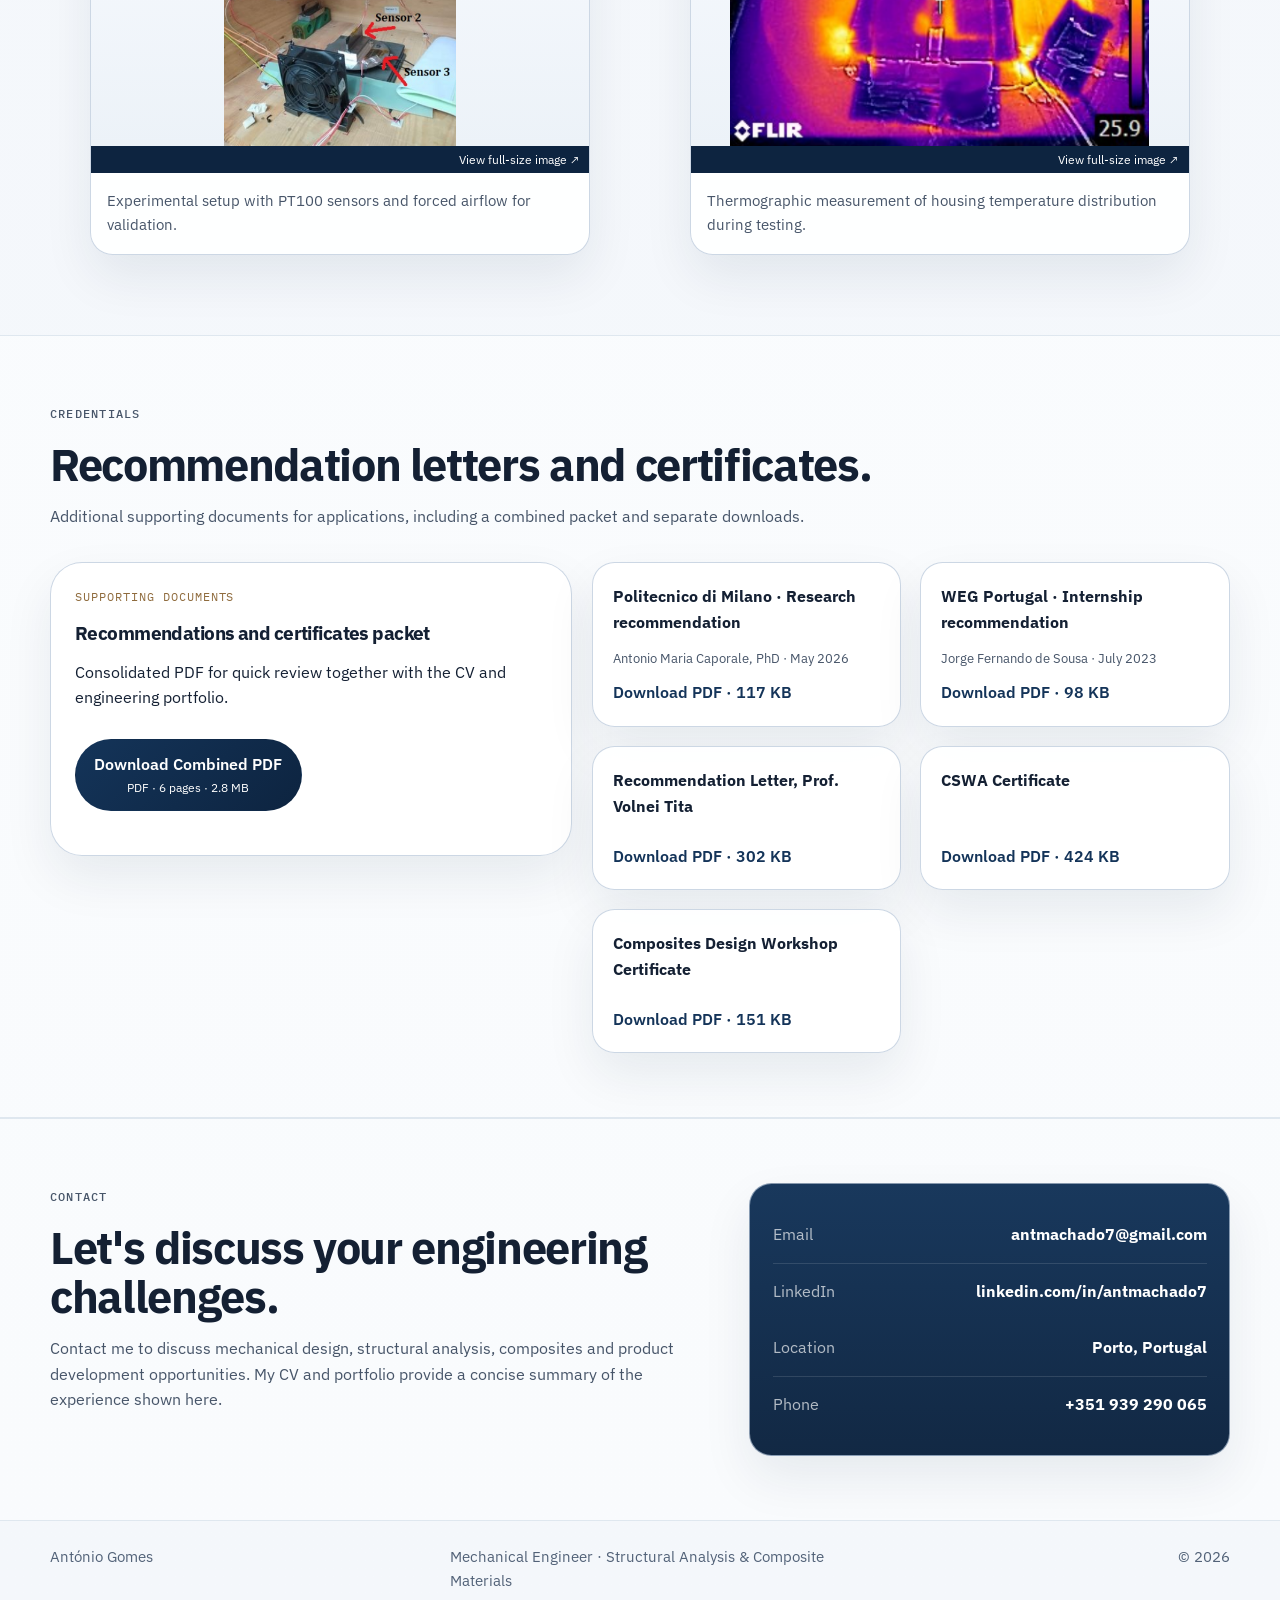
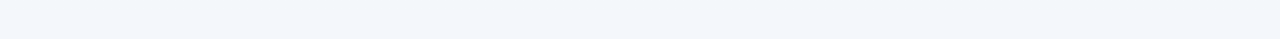
<file: projects.html>
<!DOCTYPE html>
<html lang="en">
<head>
  <meta charset="UTF-8">
  <meta name="viewport" content="width=device-width, initial-scale=1.0">
  <title>Projects | António Gomes</title>
  <meta name="description" content="Engineering projects by António Gomes: industry mechanical integration, Ansys analysis, composites, impact modelling, Formula Student, bonded joints and experimental validation.">
  <link rel="icon" type="image/svg+xml" href="assets/icons/favicon.svg">
  <link rel="preconnect" href="https://fonts.googleapis.com">
  <link rel="preconnect" href="https://fonts.gstatic.com" crossorigin>
  <link href="https://fonts.googleapis.com/css2?family=IBM+Plex+Mono:wght@400;500&family=IBM+Plex+Sans:wght@300;400;500;600;700&display=swap" rel="stylesheet">
  <link rel="stylesheet" href="assets/css/styles.css">
</head>
<body>
  <a class="skip-link" href="#main-content">Skip to content</a>

  <header class="site-header">
    <div class="container header-inner">
      <a class="brand" href="index.html" aria-label="António Gomes home">
        <span class="brand-mark">AG</span>
        <span class="brand-text">
          <strong>António Gomes</strong>
          <span>Mechanical Engineer</span>
        </span>
      </a>

      <button class="nav-toggle" type="button" aria-expanded="false" aria-controls="site-nav" data-nav-toggle>
        <span></span>
        <span></span>
        <span></span>
        <span class="sr-only">Toggle navigation</span>
      </button>

      <nav class="site-nav" id="site-nav" data-nav>
        <a href="index.html">Home</a>
        <a href="#project-index">Project index</a>
        <a href="#credentials">Credentials</a>
        <a href="#contact">Contact</a>
        <a class="button download-button button-secondary button-small" href="assets/docs/Antonio_Gomes_Portfolio.pdf" download>Portfolio PDF<span class="download-meta">PDF · 20 pages · 9.3 MB</span></a>
      </nav>
    </div>
  </header>

  <main id="main-content" tabindex="-1">
    <section class="page-hero page-hero-compact">
      <div class="container page-hero-grid">
        <div class="reveal">
          <p class="eyebrow">Detailed portfolio</p>
          <h1>Project experience in structures, composites, motorsport, and validation.</h1>
          <p class="hero-intro">
            Design, simulation and experimental validation across industry, research and Formula Student. Explore my contributions, the methods I used and the results of each project.
          </p>
        </div>
        <div class="page-hero-actions reveal">
          <a class="button download-button" href="assets/docs/Antonio_Gomes_CV.pdf" download>Download CV<span class="download-meta">PDF · 1 page · 34 KB</span></a>
          <a class="button download-button button-secondary" href="assets/docs/Antonio_Gomes_Portfolio.pdf" download>Download Portfolio PDF<span class="download-meta">PDF · 20 pages · 9.3 MB</span></a>
        </div>
      </div>
    </section>

    <section class="section" id="project-index">
      <div class="container anchor-grid reveal">
        <a href="#uavision">01 · UAVision · Current role</a>
        <a href="#masters-thesis">02 · Master's Thesis</a>
        <a href="#formula-wishbones">03 · Formula Student Wishbones</a>
        <a href="#formula-transmission">04 · Formula Student Transmission</a>
        <a href="#aero-structures">05 · Aeronautical Structures</a>
        <a href="#materials-joints">06 · Materials &amp; Bonded Joints</a>
        <a href="#nonlinear-mechanics">07 · Non-Linear Mechanics</a>
        <a href="#weg-internship">08 · WEG Internship</a>
      </div>
    </section>

    <section class="section section-alt project-section" id="uavision" aria-labelledby="uavision-title">
      <div class="container">
        <div class="project-section-header reveal">
          <p class="eyebrow">01 · UAVision · Jun 2026 – Present</p>
          <h2 id="uavision-title">Mechanical Design Engineer</h2>
          <p>
            My work combines electronics integration, CAD design and in-house fabrication across Veteras, MPAV-S
            and UCDL Z10, alongside ELANUS launcher integration and Ansys static and modal analysis.
          </p>
        </div>

        <div class="uavision-impact reveal">
          <div class="impact-number">
            <strong>23%</strong>
            <span>Reduction in total jammer assembly weight</span>
          </div>
          <div>
            <p class="project-meta">UCDL Z10 · Mechanical redesign</p>
            <h3>From machined components to sheet-metal parts.</h3>
            <p>
              I redesigned machined components in the UCDL Z10 as sheet-metal parts and manufactured
              the replacements in-house using laser cutting and press brake equipment. The redesign
              reduced the total jammer assembly weight by 23%.
            </p>
          </div>
        </div>

        <div class="detail-grid">
          <article class="detail-card reveal">
            <h3>Design and hands-on manufacturing</h3>
            <ul class="list-clean">
              <li>Mechanical integration of electronic components across Veteras, MPAV-S, and UCDL Z10</li>
              <li>Sheet-metal parts and assemblies designed in Fusion 360</li>
              <li>Direct operation of laser cutting and press brake machines for in-house fabrication</li>
            </ul>
          </article>
          <article class="detail-card reveal">
            <h3>Additive manufacturing and prototypes</h3>
            <ul class="list-clean">
              <li>FDM-printed parts for electronics integration, with filament selection to suit each application's requirements</li>
              <li>Prototype development and improvements to existing company products, primarily Veteras and UCDL Z10</li>
            </ul>
          </article>
          <article class="detail-card reveal">
            <h3>Ansys · Helicopter battery and gimbal support</h3>
            <ul class="list-clean">
              <li>Performed static and modal finite element analyses in Ansys</li>
              <li>Assessed six directional load cases: upward, downward, forward, rearward, left and right, per applicable ASTM F3813-26 requirements</li>
              <li>Compared natural frequencies with experimentally validated helicopter excitation frequencies to assess resonance risk</li>
            </ul>
          </article>
          <article class="detail-card reveal">
            <h3>ELANUS · Launcher integration</h3>
            <ul class="list-clean">
              <li>Contributed to CAD design, manufacturing and assembly for the ELANUS launcher</li>
              <li>Helped resolve mechanical integration problems during manufacturing and assembly</li>
              <li>The complete system was selected among five finalists from 140+ European entries in the European Defence Agency's Sentinel Strike Challenge</li>
            </ul>
            <a class="text-link" href="https://www.eda.europa.eu/what-we-do/research-technology/sentinel-strike-challenge" target="_blank" rel="noreferrer">Sentinel Strike Challenge <span aria-hidden="true">↗</span><span class="sr-only"> on the European Defence Agency's website</span></a>
          </article>
        </div>

        <div class="uavision-products-heading reveal">
          <h3>Platforms I work on</h3>
          <p>Product context and imagery from <a href="https://www.uavision.com/" target="_blank" rel="noreferrer">UAVision</a>.</p>
        </div>
        <div class="media-grid media-grid-two uavision-gallery">
          <figure class="media-card reveal">
            <img src="assets/images/uavision-veteras.webp" alt="UAVision Veteras electric VTOL flying over agricultural fields" width="960" height="640" loading="lazy" decoding="async">
            <figcaption>
              <h3>Veteras</h3>
              <p>All-electric heavy-lift VTOL with up to 200 kg payload, supporting cargo transport through a modular payload interface.</p>
              <a class="text-link" href="https://www.uavision.com/veteras" target="_blank" rel="noreferrer">Product details <span aria-hidden="true">↗</span><span class="sr-only"> for Veteras on UAVision's website</span></a>
              <small class="image-credit">Product image &copy; UAVision</small>
            </figcaption>
          </figure>
          <figure class="media-card reveal">
            <img src="assets/images/uavision-mpav-s.webp" alt="UAVision MPAV-S four-wheel unmanned ground vehicle on a forest track" width="960" height="624" loading="lazy" decoding="async">
            <figcaption>
              <h3>MPAV-S</h3>
              <p>Multipurpose modular unmanned ground vehicle for logistics and casualty evacuation, with an open architecture for different payloads.</p>
              <a class="text-link" href="https://www.uavision.com/mpav-s" target="_blank" rel="noreferrer">Product details <span aria-hidden="true">↗</span><span class="sr-only"> for MPAV-S on UAVision's website</span></a>
              <small class="image-credit">Product image &copy; UAVision</small>
            </figcaption>
          </figure>
          <figure class="media-card reveal">
            <img src="assets/images/uavision-ucdl-z10.webp" alt="UAVision UCDL Z10 anti-UAS system mounted on a naval platform" width="960" height="624" loading="lazy" decoding="async">
            <figcaption>
              <h3>UCDL Z10</h3>
              <p>Modular, gyrostabilised anti-UAS jammer designed for integration into mobile and fixed platforms, including naval installations.</p>
              <a class="text-link" href="https://www.uavision.com/ucdl-z10" target="_blank" rel="noreferrer">Product details <span aria-hidden="true">↗</span><span class="sr-only"> for UCDL Z10 on UAVision's website</span></a>
              <small class="image-credit">Product image &copy; UAVision</small>
            </figcaption>
          </figure>
          <figure class="media-card reveal">
            <img src="assets/images/uavision-elanus.webp" alt="Official UAVision image of ELANUS in flight over mountainous terrain" width="960" height="536" loading="lazy" decoding="async">
            <figcaption>
              <h3>ELANUS</h3>
              <p>Lightweight, tube-deployed loitering munition. Selected for Stage 2 of the EDA Sentinel Strike Challenge and demonstrated during EU OPEX26 in Portugal. My contribution focused on its launcher.</p>
              <a class="text-link" href="https://www.uavision.com/elanus" target="_blank" rel="noreferrer">Product details <span aria-hidden="true">↗</span><span class="sr-only"> for ELANUS on UAVision's website</span></a>
              <small class="image-credit">Product image &copy; UAVision</small>
            </figcaption>
          </figure>
        </div>
      </div>
    </section>

    <section class="section project-section" id="masters-thesis">
      <div class="container">
        <div class="project-section-header reveal">
          <p class="eyebrow">02 · Master's thesis · Politecnico di Milano · Sep 2025 – Mar 2026</p>
          <h2>Low-velocity impact modelling of Glass/PPS laminates</h2>
          <p>
            Graduate research focused on developing and validating an Abaqus/Explicit model for low-velocity impact in woven
            Glass/PPS thermoplastic laminates, including correlation with experimental impact response and ultrasonic C-scan measurements.
          </p>
          <div class="hero-actions">
            <a class="button download-button button-secondary" href="assets/docs/Low-Velocity%20Impact%20Damage%20Assessment%20and%20Numerical%20Modelling%20of%20Glass-PPS%20Laminated%20Composites%20Using%20Commercial%20Finite%20Element%20Tools.pdf" download title="Low-Velocity Impact Damage Assessment and Numerical Modelling of Glass/PPS Laminated Composites Using Commercial Finite Element Tools">Download full thesis<span class="download-meta">PDF · 349 pages · 23.5 MB</span></a>
            <a class="button download-button button-secondary" href="assets/docs/Thesis_Presentation_Final.pdf" download>Download thesis presentation<span class="download-meta">PDF · 54 slides · 5.5 MB</span></a>
          </div>
        </div>

        <div class="detail-grid">
          <article class="detail-card reveal">
            <h3>Scope</h3>
            <ul class="list-clean">
              <li>Intralaminar damage modelling with the Hashin 2D criterion</li>
              <li>Cohesive interface elements for delamination</li>
              <li>Bi-phasic shell-solid strategy for local indentation behaviour</li>
              <li>Validation against drop-weight impact tests and C-scan data</li>
            </ul>
          </article>

          <article class="detail-card reveal">
            <h3>Key outputs</h3>
            <ul class="list-clean">
              <li>Delamination area predicted within about 15% of ultrasonic measurements</li>
              <li>Acceleration-time response correlated with experimental impact data</li>
              <li>Comparison of shell-only and bi-phasic strategies for back-face cracking and indentation</li>
            </ul>
          </article>
        </div>

        <div class="media-grid media-grid-two">
          <figure class="media-card reveal">
            <a class="image-link" href="assets/images/CAE_U.png" target="_blank" rel="noopener" aria-label="Open full-size image: Impact simulation in a Glass/PPS laminate (new tab)"><img src="assets/images/CAE_U.png" alt="Impact simulation in a Glass/PPS laminate" loading="lazy" decoding="async" width="1159" height="548"><span class="image-enlarge" aria-hidden="true">View full-size image ↗</span></a>
            <figcaption>Impact simulation of the Glass/PPS laminate model in Abaqus/Explicit.</figcaption>
          </figure>
          <figure class="media-card reveal">
            <a class="image-link" href="assets/images/g4_overlay_SG1_2_Estimation2.png" target="_blank" rel="noopener" aria-label="Open full-size image: Acceleration-time comparison between experiment and FE models (new tab)"><img src="assets/images/g4_overlay_SG1_2_Estimation2.png" alt="Acceleration-time comparison between experiment and FE models" loading="lazy" decoding="async" width="1500" height="900"><span class="image-enlarge" aria-hidden="true">View full-size image ↗</span></a>
            <figcaption>Impact response correlation between experiment and finite element models.</figcaption>
          </figure>
          <figure class="media-card reveal">
            <a class="image-link" href="assets/images/27_Del.png" target="_blank" rel="noopener" aria-label="Open full-size image: Ultrasonic C-scan and numerical delamination comparison (new tab)"><img src="assets/images/27_Del.png" alt="Ultrasonic C-scan and numerical delamination comparison" loading="lazy" decoding="async" width="1692" height="618"><span class="image-enlarge" aria-hidden="true">View full-size image ↗</span></a>
            <figcaption>Delamination footprint comparison between ultrasonic C-scan and numerical prediction.</figcaption>
          </figure>
        </div>
      </div>
    </section>

    <section class="section section-alt project-section" id="formula-wishbones">
      <div class="container">
        <div class="project-section-header reveal">
          <p class="eyebrow">03 · Formula Student FEUP · Sep 2024 – Aug 2025</p>
          <h2>CFRP suspension wishbones with bonded 7075-T6 aluminium connectors</h2>
          <p>
            Wishbones and vibrations lead for a two-person sub-team, responsible for structural simulation, bonded-joint validation,
            manufacturing support, and experimental testing for the Formula Student electric race car.
          </p>
        </div>

        <div class="metrics-grid">
          <div class="metric-tile reveal"><strong>25</strong><span>Suspension load cases analysed</span></div>
          <div class="metric-tile reveal"><strong>80°C</strong><span>Bonded joint validation temperature</span></div>
          <div class="metric-tile reveal"><strong>≈40</strong><span>Representative specimens tested</span></div>
          <div class="metric-tile reveal"><strong>5</strong><span>Temperature levels from room temperature to 80°C</span></div>
        </div>

        <div class="detail-grid">
          <article class="detail-card reveal">
            <h3>Engineering work</h3>
            <ul class="list-clean">
              <li>Abaqus/Standard analysis of aluminium connectors across suspension load cases</li>
              <li>Cohesive zone modelling of the adhesive layer and joint failure behaviour</li>
              <li>Correlation with tensile test data from representative tube-connector specimens</li>
              <li>Support for prototype assembly, bonding troubleshooting, and implementation</li>
            </ul>
          </article>

          <article class="detail-card reveal">
            <h3>Outcome</h3>
            <ul class="list-clean">
              <li>Bi-adhesive joint concept continued through simulation and test correlation</li>
              <li>Failure-load and failure-mode comparison across temperature conditions</li>
              <li>Experimental validation of the bonded-joint concept for operating temperature conditions</li>
            </ul>
          </article>
        </div>

        <div class="media-grid media-grid-three">
          <figure class="media-card reveal">
            <a class="image-link" href="assets/images/wishbones-1920.webp" target="_blank" rel="noopener" aria-label="Open full-size image: Formula Student suspension with wishbones (new tab)"><img src="assets/images/wishbones-1280.webp" alt="Formula Student suspension with wishbones" srcset="assets/images/wishbones-640.webp 640w, assets/images/wishbones-1280.webp 1280w, assets/images/wishbones-1920.webp 1920w" sizes="(max-width: 980px) 95vw, 580px" loading="lazy" decoding="async" width="1280" height="853"><span class="image-enlarge" aria-hidden="true">View full-size image ↗</span></a>
            <figcaption>Rear suspension layout with CFRP wishbones and hub assembly.</figcaption>
          </figure>
          <figure class="media-card reveal">
            <a class="image-link" href="assets/images/Connector_Optimization.png" target="_blank" rel="noopener" aria-label="Open full-size image: Finite element analysis of a wishbone connector (new tab)"><img src="assets/images/Connector_Optimization.png" alt="Finite element analysis of a wishbone connector" loading="lazy" decoding="async" width="1401" height="666"><span class="image-enlarge" aria-hidden="true">View full-size image ↗</span></a>
            <figcaption>FE analysis of the 7075-T6 aluminium connector under suspension loading.</figcaption>
          </figure>
          <figure class="media-card reveal">
            <a class="image-link" href="assets/images/Failure_vs_Temp.png" target="_blank" rel="noopener" aria-label="Open full-size image: Failure load versus temperature chart (new tab)"><img src="assets/images/Failure_vs_Temp.png" alt="Failure load versus temperature chart" loading="lazy" decoding="async" width="1080" height="627"><span class="image-enlarge" aria-hidden="true">View full-size image ↗</span></a>
            <figcaption>Comparison of failure load versus temperature for the joint solutions studied.</figcaption>
          </figure>
          <figure class="media-card reveal">
            <a class="image-link" href="assets/images/JIG_Manufacturing_Setup.jpeg" target="_blank" rel="noopener" aria-label="Open full-size image: Manufacturing jig for wishbone assembly (new tab)"><img src="assets/images/JIG_Manufacturing_Setup.jpeg" alt="Manufacturing jig for wishbone assembly" loading="lazy" decoding="async" width="2000" height="1500"><span class="image-enlarge" aria-hidden="true">View full-size image ↗</span></a>
            <figcaption>Manufacturing jig and assembled wishbone hardware.</figcaption>
          </figure>
          <figure class="media-card reveal">
            <a class="image-link" href="assets/images/Temp_Test_Setup.jpeg" target="_blank" rel="noopener" aria-label="Open full-size image: Tensile testing setup with environmental chamber (new tab)"><img src="assets/images/Temp_Test_Setup.jpeg" alt="Tensile testing setup with environmental chamber" loading="lazy" decoding="async" width="1200" height="1600"><span class="image-enlarge" aria-hidden="true">View full-size image ↗</span></a>
            <figcaption>Tensile testing setup used for elevated-temperature bonded-joint validation.</figcaption>
          </figure>
        </div>
      </div>
    </section>

    <section class="section project-section" id="formula-transmission">
      <div class="container">
        <div class="project-section-header reveal">
          <p class="eyebrow">04 · Formula Student FEUP · Sep 2023 – Sep 2024</p>
          <h2>Drivetrain development, spline verification, and fatigue assessment</h2>
          <p>
            Transmission engineering work for FSFEUP-02 covering tripod housing optimisation, drivetrain integration, spline
            reverse engineering, and safe-life halfshaft validation.
          </p>
        </div>

        <div class="metrics-grid">
          <div class="metric-tile reveal"><strong>−4 kg</strong><span>Drivetrain reduction vs previous prototype</span></div>
          <div class="metric-tile reveal"><strong>−35%</strong><span>Tripod housing reduction from 1.407 kg to 0.920 kg</span></div>
          <div class="metric-tile reveal"><strong>−51%</strong><span>Sprocket adaptor reduction from 0.251 kg to 0.123 kg</span></div>
          <div class="metric-tile reveal"><strong>880 Nm</strong><span>Validated torsional loading case</span></div>
        </div>

        <div class="detail-grid">
          <article class="detail-card reveal">
            <h3>Structural development</h3>
            <ul class="list-clean">
              <li>Static FEM of the tripod housing and sprocket adaptor in Abaqus</li>
              <li>Three-stage tripod housing iteration from mixed-material concept to optimised steel solution</li>
              <li>Safe-life fatigue assessment of halfshafts using LTS torque spectra and S-N methods</li>
            </ul>
          </article>

          <article class="detail-card reveal">
            <h3>Interface validation</h3>
            <ul class="list-clean">
              <li>Adoption of a street-car tripod joint solution to reduce cost by 800€</li>
              <li>Involute projector-based spline reverse engineering and CAD reconstruction</li>
              <li>Verification of DIN 5480 N 21 × 1 × 19 spline definition</li>
            </ul>
          </article>
        </div>

        <div class="media-grid media-grid-three">
          <figure class="media-card reveal">
            <a class="image-link" href="assets/images/Transmission_CAD.png" target="_blank" rel="noopener" aria-label="Open full-size image: FSFEUP-02 drivetrain CAD assembly (new tab)"><img src="assets/images/Transmission_CAD.png" alt="FSFEUP-02 drivetrain CAD assembly" loading="lazy" decoding="async" width="1048" height="685"><span class="image-enlarge" aria-hidden="true">View full-size image ↗</span></a>
            <figcaption>Drivetrain assembly including differential, tripod housing, halfshafts, and chain drive.</figcaption>
          </figure>
          <figure class="media-card reveal">
            <a class="image-link" href="assets/images/Involute_reconstruction_1.png" target="_blank" rel="noopener" aria-label="Open full-size image: Spline reconstruction step one (new tab)"><img src="assets/images/Involute_reconstruction_1.png" alt="Spline reconstruction step one" loading="lazy" decoding="async" width="585" height="452"><span class="image-enlarge" aria-hidden="true">View full-size image ↗</span></a>
            <figcaption>Interface reconstruction workflow for tripod spline verification.</figcaption>
          </figure>
          <figure class="media-card reveal">
            <a class="image-link" href="assets/images/Involute_reconstruction_2.png" target="_blank" rel="noopener" aria-label="Open full-size image: Spline reconstruction step two (new tab)"><img src="assets/images/Involute_reconstruction_2.png" alt="Spline reconstruction step two" loading="lazy" decoding="async" width="612" height="467"><span class="image-enlarge" aria-hidden="true">View full-size image ↗</span></a>
            <figcaption>CAD reconstruction supporting DIN 5480 verification.</figcaption>
          </figure>
          <figure class="media-card reveal">
            <a class="image-link" href="assets/images/Tripod_Housing_Optimization.png" target="_blank" rel="noopener" aria-label="Open full-size image: Tripod housing optimisation sequence (new tab)"><img src="assets/images/Tripod_Housing_Optimization.png" alt="Tripod housing optimisation sequence" loading="lazy" decoding="async" width="1806" height="452"><span class="image-enlarge" aria-hidden="true">View full-size image ↗</span></a>
            <figcaption>Tripod housing evolution from initial concept to final lightweight design.</figcaption>
          </figure>
          <figure class="media-card reveal">
            <a class="image-link" href="assets/images/LTS_Data.png" target="_blank" rel="noopener" aria-label="Open full-size image: Torque spectrum used for fatigue analysis (new tab)"><img src="assets/images/LTS_Data.png" alt="Torque spectrum used for fatigue analysis" loading="lazy" decoding="async" width="936" height="555"><span class="image-enlarge" aria-hidden="true">View full-size image ↗</span></a>
            <figcaption>Lap-time simulation torque spectrum used for halfshaft fatigue assessment.</figcaption>
          </figure>
        </div>
      </div>
    </section>

    <section class="section section-alt project-section" id="aero-structures">
      <div class="container">
        <div class="project-section-header reveal">
          <p class="eyebrow">05 · FEUP MSc · Academic project</p>
          <h2>Aeronautical structures: wing-box static, fatigue, and damage tolerance analysis</h2>
          <p>
            Coursework and engineering study focused on aircraft wing-box verification, covering FEM-based static analysis,
            fatigue assessment, composite failure criteria, and inspection-based damage tolerance logic.
          </p>
        </div>

        <div class="detail-grid detail-grid-wide">
          <article class="detail-card reveal">
            <h3>Static structural analysis</h3>
            <ul class="list-clean">
              <li>Detailed Abaqus model with skins, spars, ribs, and stringers</li>
              <li>Representative aerodynamic loading and structural response extraction</li>
              <li>MATLAB and Excel post-processing for margins of safety</li>
              <li>Verification for tension, global buckling, local buckling, and crippling</li>
            </ul>
          </article>

          <article class="detail-card reveal">
            <h3>Fatigue and damage tolerance</h3>
            <ul class="list-clean">
              <li>CFRP upper skin with ply-level checks using Maximum Stress, Maximum Strain, Tsai-Hill, and Tsai-Wu</li>
              <li>Safe-life fatigue analysis for rib N3 and crack-growth assessment for the inspection hole</li>
              <li>Inspection planning based on damage tolerance rather than immediate redesign</li>
            </ul>
          </article>
        </div>

        <div class="media-grid media-grid-three">
          <figure class="media-card reveal">
            <a class="image-link" href="assets/images/Wireframe_FEM.png" target="_blank" rel="noopener" aria-label="Open full-size image: Aircraft wing-box structural model (new tab)"><img src="assets/images/Wireframe_FEM.png" alt="Aircraft wing-box structural model" loading="lazy" decoding="async" width="1159" height="548"><span class="image-enlarge" aria-hidden="true">View full-size image ↗</span></a>
            <figcaption>Finite element wing-box model including primary structural members.</figcaption>
          </figure>
          <figure class="media-card reveal">
            <a class="image-link" href="assets/images/Load_FEM.png" target="_blank" rel="noopener" aria-label="Open full-size image: Wing-box FEM with loads and boundary conditions (new tab)"><img src="assets/images/Load_FEM.png" alt="Wing-box FEM with loads and boundary conditions" loading="lazy" decoding="async" width="1159" height="548"><span class="image-enlarge" aria-hidden="true">View full-size image ↗</span></a>
            <figcaption>Wing-box model with representative loads and boundary conditions.</figcaption>
          </figure>
          <figure class="media-card reveal">
            <a class="image-link" href="assets/images/Wingbox_FEM.png" target="_blank" rel="noopener" aria-label="Open full-size image: Wing-box displacement field (new tab)"><img src="assets/images/Wingbox_FEM.png" alt="Wing-box displacement field" loading="lazy" decoding="async" width="1159" height="548"><span class="image-enlarge" aria-hidden="true">View full-size image ↗</span></a>
            <figcaption>Global displacement field under limit load conditions.</figcaption>
          </figure>
          <figure class="media-card reveal">
            <a class="image-link" href="assets/images/Tsai_Wu.png" target="_blank" rel="noopener" aria-label="Open full-size image: Tsai-Wu failure envelope (new tab)"><img src="assets/images/Tsai_Wu.png" alt="Tsai-Wu failure envelope" loading="lazy" decoding="async" width="898" height="636"><span class="image-enlarge" aria-hidden="true">View full-size image ↗</span></a>
            <figcaption>Tsai-Wu failure envelope used for laminate assessment.</figcaption>
          </figure>
          <figure class="media-card reveal">
            <a class="image-link" href="assets/images/Load_Spectrum.png" target="_blank" rel="noopener" aria-label="Open full-size image: Stress spectrum for fatigue assessment (new tab)"><img src="assets/images/Load_Spectrum.png" alt="Stress spectrum for fatigue assessment" loading="lazy" decoding="async" width="1067" height="702"><span class="image-enlarge" aria-hidden="true">View full-size image ↗</span></a>
            <figcaption>Stress spectrum and block discretisation for fatigue life assessment.</figcaption>
          </figure>
        </div>
      </div>
    </section>

    <section class="section project-section" id="materials-joints">
      <div class="container">
        <div class="project-section-header reveal">
          <p class="eyebrow">06 · FEUP MSc · Academic project</p>
          <h2>Aircraft structural materials, laminate mechanics, and adhesive bonding</h2>
          <p>
            Three related studies covering wing-rib material selection, composite laminate property prediction, uncertainty
            analysis, and bonded aluminium-CFRP joint behaviour.
          </p>
        </div>

        <div class="detail-grid detail-grid-wide">
          <article class="detail-card reveal">
            <h3>Materials and laminates</h3>
            <ul class="list-clean">
              <li>Material selection study for Airbus A380 wing-rib feet using GRANTA EduPack and literature review</li>
              <li>Comparison of Al 7449, Al 7010, Al 2024, Al 2090, and Al 8090 trade-offs</li>
              <li>MATLAB routines for micro-mechanics, CLPT, and laminate engineering constants</li>
              <li>Monte Carlo studies on modulus variability and ply-angle deviation effects</li>
            </ul>
          </article>

          <article class="detail-card reveal">
            <h3>Bonded joints</h3>
            <ul class="list-clean">
              <li>Manufacture and testing of aluminium-CFRP single-lap joints with 25 mm overlap</li>
              <li>Comparison of Araldite AV138 and AF 163-2K aerospace adhesive solutions</li>
              <li>2D Abaqus cohesive modelling with CPE4R and COH2D4 elements</li>
              <li>Prediction error around 4% for AV138 and 7.6% for AF 163-2K</li>
            </ul>
          </article>
        </div>

        <div class="media-grid media-grid-three">
          <figure class="media-card reveal">
            <a class="image-link" href="assets/images/Materials_Comparison.png" target="_blank" rel="noopener" aria-label="Open full-size image: Material comparison chart for aluminium alloys (new tab)"><img src="assets/images/Materials_Comparison.png" alt="Material comparison chart for aluminium alloys" loading="lazy" decoding="async" width="756" height="426"><span class="image-enlarge" aria-hidden="true">View full-size image ↗</span></a>
            <figcaption>Comparison of candidate aluminium alloys for wing-rib applications.</figcaption>
          </figure>
          <figure class="media-card reveal">
            <a class="image-link" href="assets/images/Monte_Carlo.png" target="_blank" rel="noopener" aria-label="Open full-size image: Monte Carlo distributions for laminate properties (new tab)"><img src="assets/images/Monte_Carlo.png" alt="Monte Carlo distributions for laminate properties" loading="lazy" decoding="async" width="902" height="632"><span class="image-enlarge" aria-hidden="true">View full-size image ↗</span></a>
            <figcaption>Monte Carlo distributions of laminate engineering constants.</figcaption>
          </figure>
          <figure class="media-card reveal">
            <a class="image-link" href="assets/images/TP4_FEM.png" target="_blank" rel="noopener" aria-label="Open full-size image: FEM prediction for Araldite AV138 bonded joint (new tab)"><img src="assets/images/TP4_FEM.png" alt="FEM prediction for Araldite AV138 bonded joint" loading="lazy" decoding="async" width="1388" height="543"><span class="image-enlarge" aria-hidden="true">View full-size image ↗</span></a>
            <figcaption>Araldite AV138 cohesive failure prediction.</figcaption>
          </figure>
          <figure class="media-card reveal">
            <a class="image-link" href="assets/images/TP4_Exp.png" target="_blank" rel="noopener" aria-label="Open full-size image: Experimental failure of Araldite AV138 bonded joint (new tab)"><img src="assets/images/TP4_Exp.png" alt="Experimental failure of Araldite AV138 bonded joint" loading="lazy" decoding="async" width="448" height="598"><span class="image-enlarge" aria-hidden="true">View full-size image ↗</span></a>
            <figcaption>Experimental failure response for Araldite AV138.</figcaption>
          </figure>
          <figure class="media-card reveal">
            <a class="image-link" href="assets/images/TP4_FEM_2.png" target="_blank" rel="noopener" aria-label="Open full-size image: FEM prediction for AF 163-2K bonded joint (new tab)"><img src="assets/images/TP4_FEM_2.png" alt="FEM prediction for AF 163-2K bonded joint" loading="lazy" decoding="async" width="1350" height="607"><span class="image-enlarge" aria-hidden="true">View full-size image ↗</span></a>
            <figcaption>AF 163-2K bonded-joint failure prediction.</figcaption>
          </figure>
          <figure class="media-card reveal">
            <a class="image-link" href="assets/images/TP4_Exp_2.png" target="_blank" rel="noopener" aria-label="Open full-size image: Experimental failure of AF 163-2K bonded joint (new tab)"><img src="assets/images/TP4_Exp_2.png" alt="Experimental failure of AF 163-2K bonded joint" loading="lazy" decoding="async" width="447" height="597"><span class="image-enlarge" aria-hidden="true">View full-size image ↗</span></a>
            <figcaption>Experimental adherend failure for AF 163-2K.</figcaption>
          </figure>
        </div>
      </div>
    </section>

    <section class="section section-alt project-section" id="nonlinear-mechanics">
      <div class="container">
        <div class="project-section-header reveal">
          <p class="eyebrow">07 · FEUP MSc · Academic project</p>
          <h2>Non-linear buckling of a hollow Al 7075-T6 tube</h2>
          <p>
            A non-linear continuum mechanics project comparing eigenvalue buckling prediction and full non-linear response
            with geometric imperfections and plasticity.
          </p>
        </div>

        <div class="metrics-grid">
          <div class="metric-tile reveal"><strong>0.67%</strong><span>Error vs Euler analytical solution</span></div>
          <div class="metric-tile reveal"><strong>181 kN</strong><span>Linear perturbation critical load</span></div>
          <div class="metric-tile reveal"><strong>159 kN</strong><span>Fully non-linear buckling load</span></div>
        </div>

        <div class="detail-grid">
          <article class="detail-card reveal">
            <h3>Workflow</h3>
            <ul class="list-clean">
              <li>Eigenvalue extraction and Euler validation</li>
              <li>Imperfection introduction from the first buckling mode</li>
              <li>Static, Riks analysis with and without plasticity</li>
            </ul>
          </article>

          <figure class="media-card reveal">
            <a class="image-link" href="assets/images/MNMLC.png" target="_blank" rel="noopener" aria-label="Open full-size image: Plastic strain localisation during non-linear buckling (new tab)"><img src="assets/images/MNMLC.png" alt="Plastic strain localisation during non-linear buckling" loading="lazy" decoding="async" width="1055" height="760"><span class="image-enlarge" aria-hidden="true">View full-size image ↗</span></a>
            <figcaption>Equivalent plastic strain localisation during fully non-linear buckling.</figcaption>
          </figure>
        </div>
      </div>
    </section>

    <section class="section project-section" id="weg-internship">
      <div class="container">
        <div class="project-section-header reveal">
          <p class="eyebrow">08 · WEG Portugal internship · Feb 2023 – Jun 2023</p>
          <h2>Thermal modelling of heat dissipation in electric motor housings</h2>
          <p>
            Bachelor's thesis internship in product development, combining ANSYS steady-state thermal modelling with
            experimental validation using PT100 sensors, airflow control, and thermography.
          </p>
        </div>

        <div class="metrics-grid">
          <div class="metric-tile reveal"><strong>34–40%</strong><span>Heat-dissipation loss for chamfered steel fins vs cast iron</span></div>
          <div class="metric-tile reveal"><strong>48–52%</strong><span>Heat-dissipation loss for non-chamfered steel fins vs cast iron</span></div>
          <div class="metric-tile reveal"><strong>7.7%</strong><span>Maximum deviation between corrected model and tests</span></div>
        </div>

        <div class="detail-grid">
          <article class="detail-card reveal">
            <h3>Approach</h3>
            <ul class="list-clean">
              <li>Steady-state thermal FEM models in ANSYS</li>
              <li>Comparison of cast-iron and welded steel-fin housing concepts</li>
              <li>Parametric study of chamfered versus non-chamfered fins</li>
              <li>Python-based calculations and post-processing</li>
            </ul>
          </article>

          <article class="detail-card reveal">
            <h3>Insights</h3>
            <ul class="list-clean">
              <li>Chamfered fins improved thermal contact and outperformed non-chamfered alternatives</li>
              <li>Radiation effects and thermal contact resistance were important to achieve correlation</li>
              <li>Combined thermal simulation, testing, and industrial validation in one workflow</li>
            </ul>
          </article>
        </div>

        <div class="media-grid media-grid-two">
          <figure class="media-card reveal">
            <a class="image-link" href="assets/images/WEG.png" target="_blank" rel="noopener" aria-label="Open full-size image: Experimental thermal validation setup at WEG (new tab)"><img src="assets/images/WEG.png" alt="Experimental thermal validation setup at WEG" loading="lazy" decoding="async" width="385" height="517"><span class="image-enlarge" aria-hidden="true">View full-size image ↗</span></a>
            <figcaption>Experimental setup with PT100 sensors and forced airflow for validation.</figcaption>
          </figure>
          <figure class="media-card reveal">
            <a class="image-link" href="assets/images/Termografica.png" target="_blank" rel="noopener" aria-label="Open full-size image: Thermographic image of a motor housing (new tab)"><img src="assets/images/Termografica.png" alt="Thermographic image of a motor housing" loading="lazy" decoding="async" width="440" height="327"><span class="image-enlarge" aria-hidden="true">View full-size image ↗</span></a>
            <figcaption>Thermographic measurement of housing temperature distribution during testing.</figcaption>
          </figure>
        </div>
      </div>
    </section>

    <section class="section section-alt" id="credentials">
      <div class="container">
        <div class="section-heading reveal">
          <p class="eyebrow">Credentials</p>
          <h2>Recommendation letters and certificates.</h2>
          <p>
            Additional supporting documents for applications, including a combined packet and separate downloads.
          </p>
        </div>

        <div class="documents-layout">
          <article class="document-feature reveal">
            <p class="project-meta">Supporting documents</p>
            <h3>Recommendations and certificates packet</h3>
            <p>
              Consolidated PDF for quick review together with the CV and engineering portfolio.
            </p>
            <div class="hero-actions">
              <a class="button download-button" href="assets/docs/Antonio_Gomes_Recommendations_and_Certificates.pdf" download>Download Combined PDF<span class="download-meta">PDF · 6 pages · 2.8 MB</span></a>
            </div>
          </article>

          <div class="document-list">
            <a class="document-card reveal" href="assets/docs/letter_of_recommendation.pdf" download>
              <strong>Politecnico di Milano · Research recommendation</strong>
              <small>Antonio Maria Caporale, PhD · May 2026</small>
              <span>Download PDF · 117 KB</span>
            </a>
            <a class="document-card reveal" href="assets/docs/Recommendation_Letter_AntonioGomes.pdf" download>
              <strong>WEG Portugal · Internship recommendation</strong>
              <small>Jorge Fernando de Sousa · July 2023</small>
              <span>Download PDF · 98 KB</span>
            </a>
            <a class="document-card reveal" href="assets/docs/Recommendation_Letter_Prof_Volnei_Tita_USP_2026.pdf" download>
              <strong>Recommendation Letter, Prof. Volnei Tita</strong>
              <span>Download PDF · 302 KB</span>
            </a>
            <a class="document-card reveal" href="assets/docs/Certificate_C-2JAUPXEG85.pdf" download>
              <strong>CSWA Certificate</strong>
              <span>Download PDF · 424 KB</span>
            </a>
            <a class="document-card reveal" href="assets/docs/CDW-XXVI-Certificate-AntonioGomes.pdf" download>
              <strong>Composites Design Workshop Certificate</strong>
              <span>Download PDF · 151 KB</span>
            </a>
          </div>
        </div>
      </div>
    </section>

    <section class="section contact-section section-alt" id="contact">
      <div class="container contact-grid">
        <div class="contact-copy reveal">
          <p class="eyebrow">Contact</p>
          <h2>Let's discuss your engineering challenges.</h2>
          <p>
            Contact me to discuss mechanical design, structural analysis, composites and product development opportunities. My CV and portfolio provide a concise summary of the experience shown here.
          </p>
        </div>

        <div class="contact-card reveal">
          <a class="contact-row" href="mailto:antmachado7@gmail.com">
            <span>Email</span>
            <strong>antmachado7@gmail.com</strong>
          </a>
          <a class="contact-row" href="https://www.linkedin.com/in/antmachado7/" target="_blank" rel="noreferrer">
            <span>LinkedIn</span>
            <strong>linkedin.com/in/antmachado7</strong>
          </a>
          <div class="contact-row">
            <span>Location</span>
            <strong>Porto, Portugal</strong>
          </div>
          <div class="contact-row">
            <span>Phone</span>
            <strong>+351 939 290 065</strong>
          </div>
        </div>
      </div>
    </section>
  </main>

  <footer class="site-footer">
    <div class="container footer-inner">
      <p>António Gomes</p>
      <p>Mechanical Engineer · Structural Analysis &amp; Composite Materials</p>
      <p>&copy; <span data-current-year></span></p>
    </div>
  </footer>

  <script src="assets/js/main.js"></script>
</body>
</html>
</file>
<file: assets/css/styles.css>
:root {
  --bg: #f4f7fb;
  --surface: #ffffff;
  --surface-alt: #eef3f9;
  --surface-strong: #dfe8f3;
  --ink: #142033;
  --ink-soft: #475569;
  --ink-muted: #526278;
  --line: #d6e0ea;
  --line-strong: #b7c7d9;
  --brand: #143459;
  --brand-deep: #0d2440;
  --brand-soft: #dbe7f5;
  --accent: #8f6b3d;
  --accent-soft: #efe4d4;
  --shadow: 0 22px 50px rgba(17, 34, 61, 0.08);
  --radius-sm: 0.9rem;
  --radius-md: 1.4rem;
  --radius-lg: 2rem;
  --container: 1180px;
  --font-sans: "IBM Plex Sans", sans-serif;
  --font-mono: "IBM Plex Mono", monospace;
}

*,
*::before,
*::after {
  box-sizing: border-box;
}

html {
  scroll-behavior: smooth;
}

body {
  margin: 0;
  font-family: var(--font-sans);
  color: var(--ink);
  background:
    radial-gradient(circle at top left, rgba(20, 52, 89, 0.08), transparent 28%),
    linear-gradient(180deg, #f8fbff 0%, var(--bg) 100%);
  line-height: 1.6;
}

img {
  max-width: 100%;
  display: block;
}

a {
  color: inherit;
  text-decoration: none;
}

p,
ul,
h1,
h2,
h3 {
  margin-top: 0;
}

.container {
  width: min(calc(100% - 2rem), var(--container));
  margin: 0 auto;
}

.skip-link,
.sr-only {
  position: absolute;
  width: 1px;
  height: 1px;
  padding: 0;
  margin: -1px;
  overflow: hidden;
  clip: rect(0, 0, 0, 0);
  white-space: nowrap;
  border: 0;
}

.skip-link:focus {
  position: fixed;
  left: 1rem;
  top: 1rem;
  z-index: 1000;
  width: auto;
  height: auto;
  margin: 0;
  clip: auto;
  padding: 0.8rem 1rem;
  border-radius: 999px;
  background: var(--brand);
  color: #fff;
}

.site-header {
  position: sticky;
  top: 0;
  z-index: 30;
  backdrop-filter: blur(14px);
  background: rgba(248, 251, 255, 0.88);
  border-bottom: 1px solid rgba(183, 199, 217, 0.55);
}

.header-inner {
  display: flex;
  align-items: center;
  justify-content: space-between;
  gap: 1rem;
  min-height: 5rem;
}

.brand {
  display: inline-flex;
  align-items: center;
  gap: 0.9rem;
}

.brand-mark {
  display: inline-grid;
  place-items: center;
  width: 2.8rem;
  height: 2.8rem;
  border-radius: 0.9rem;
  background: linear-gradient(135deg, var(--brand) 0%, var(--brand-deep) 100%);
  color: #fff;
  font-family: var(--font-mono);
  font-size: 0.9rem;
  letter-spacing: 0.08em;
}

.brand-text {
  display: flex;
  flex-direction: column;
  line-height: 1.2;
}

.brand-text strong {
  font-size: 1rem;
}

.brand-text span {
  color: var(--ink-muted);
  font-size: 0.9rem;
}

.site-nav {
  display: flex;
  align-items: center;
  gap: 1.25rem;
}

.site-nav a {
  font-size: 0.95rem;
  color: var(--ink-soft);
}

.site-nav a:hover,
.site-nav a:focus-visible,
.text-link:hover,
.text-link:focus-visible {
  color: var(--brand);
}

.nav-toggle {
  display: none;
  background: transparent;
  border: 0;
  padding: 0.35rem;
}

.nav-toggle span:not(.sr-only) {
  display: block;
  width: 1.45rem;
  height: 2px;
  margin: 0.26rem 0;
  border-radius: 999px;
  background: var(--brand);
}

.button {
  display: inline-flex;
  align-items: center;
  justify-content: center;
  gap: 0.4rem;
  min-height: 2.9rem;
  padding: 0.75rem 1.15rem;
  border-radius: 999px;
  border: 1px solid transparent;
  background: linear-gradient(135deg, var(--brand) 0%, var(--brand-deep) 100%);
  color: #fff;
  font-weight: 600;
  transition: transform 0.2s ease, box-shadow 0.2s ease, background 0.2s ease;
}

.button:hover,
.button:focus-visible {
  transform: translateY(-1px);
  box-shadow: 0 12px 24px rgba(20, 52, 89, 0.18);
}

.button-secondary {
  background: #fff;
  color: var(--brand);
  border-color: var(--line-strong);
}

.button-link {
  background: transparent;
  color: var(--brand);
  border-color: transparent;
  padding-inline: 0;
  min-height: 2rem;
}

.button-small {
  min-height: 2.45rem;
  padding: 0.6rem 0.95rem;
}

.hero,
.page-hero {
  position: relative;
  padding: 5.5rem 0 4rem;
}

.hero::before,
.page-hero::before {
  content: "";
  position: absolute;
  inset: 0;
  background-image:
    linear-gradient(rgba(20, 52, 89, 0.05) 1px, transparent 1px),
    linear-gradient(90deg, rgba(20, 52, 89, 0.05) 1px, transparent 1px);
  background-size: 36px 36px;
  mask-image: linear-gradient(180deg, rgba(0, 0, 0, 0.6), transparent);
  pointer-events: none;
}

.hero-grid,
.page-hero-grid,
.contact-grid,
.tools-grid {
  display: grid;
  grid-template-columns: 1.25fr 0.9fr;
  gap: 2rem;
  align-items: start;
}

.page-hero-compact {
  padding-bottom: 2rem;
}

.page-hero-actions {
  display: flex;
  gap: 0.9rem;
  justify-content: flex-end;
  flex-wrap: wrap;
}

.eyebrow {
  display: inline-block;
  margin-bottom: 1rem;
  font-family: var(--font-mono);
  font-size: 0.78rem;
  font-weight: 500;
  letter-spacing: 0.1em;
  text-transform: uppercase;
  color: var(--accent);
}

h1,
h2,
h3 {
  letter-spacing: -0.03em;
}

h1 {
  font-size: clamp(2.6rem, 5vw, 4.8rem);
  line-height: 1.02;
  max-width: 13ch;
  margin-bottom: 1.25rem;
}

h2 {
  font-size: clamp(1.9rem, 3.5vw, 3rem);
  line-height: 1.08;
  margin-bottom: 1rem;
}

h3 {
  font-size: 1.18rem;
  margin-bottom: 0.75rem;
}

.hero-intro,
.section-heading p,
.project-section-header p,
.detail-card,
.info-card,
.stack-card,
.contact-copy p,
.panel-card p {
  color: var(--ink-soft);
}

.hero-intro {
  max-width: 62ch;
  font-size: 1.06rem;
}

.hero-actions,
.contact-actions {
  display: flex;
  gap: 0.9rem;
  flex-wrap: wrap;
  margin: 1.75rem 0 1.3rem;
}

.hero-links {
  display: flex;
  flex-wrap: wrap;
  gap: 1rem 1.4rem;
  list-style: none;
  padding: 0;
  margin: 0;
  color: var(--ink-muted);
  font-size: 0.95rem;
}

.hero-links a {
  color: var(--brand);
}

.panel-card,
.info-card,
.stack-card,
.project-card,
.detail-card,
.contact-card,
.metric-tile,
.awards-strip,
.media-card {
  background: rgba(255, 255, 255, 0.9);
  border: 1px solid rgba(183, 199, 217, 0.7);
  box-shadow: var(--shadow);
}

.panel-card,
.info-card,
.stack-card,
.detail-card,
.contact-card,
.awards-strip {
  border-radius: var(--radius-md);
  padding: 1.4rem;
}

.hero-panel {
  display: grid;
  gap: 1rem;
}

.stat-card {
  background: linear-gradient(180deg, rgba(20, 52, 89, 0.96), rgba(13, 36, 64, 0.96));
  color: #fff;
}

.stat-card p,
.stat-card h2 {
  color: #fff;
}

.card-label {
  margin-bottom: 0.7rem;
  color: rgba(255, 255, 255, 0.75);
  font-family: var(--font-mono);
  font-size: 0.75rem;
  letter-spacing: 0.08em;
  text-transform: uppercase;
}

.focus-card .card-label {
  color: var(--ink-muted);
}

.image-credit {
  display: block;
  margin: 1rem 0 0;
  color: var(--ink-soft);
  font-size: 0.8rem;
}

.image-credit a,
.uavision-products-heading a {
  text-decoration: underline;
  text-underline-offset: 0.2em;
}

.uavision-impact {
  display: grid;
  grid-template-columns: minmax(0, 0.6fr) minmax(0, 1.4fr);
  gap: 2rem;
  align-items: center;
  margin-bottom: 1.3rem;
  padding: 2rem;
  background: var(--brand-deep);
  color: #fff;
  border-radius: var(--radius-md);
}

.uavision-impact .project-meta {
  color: var(--accent-soft);
}

.uavision-impact p:last-child {
  margin-bottom: 0;
}

.impact-number strong {
  display: block;
  font-size: clamp(3.5rem, 7vw, 5.5rem);
  line-height: 1.1;
  letter-spacing: -0.04em;
  margin-bottom: 0.6rem;
}

.impact-number span {
  display: block;
  max-width: 24ch;
  color: var(--brand-soft);
}

.uavision-products-heading {
  margin-top: 2.5rem;
  color: var(--ink-soft);
}

.uavision-gallery .media-card {
  margin: 0;
}

.uavision-gallery .media-card img {
  height: auto;
  aspect-ratio: 3 / 2;
}

.uavision-gallery .media-card figcaption {
  padding: 1.2rem;
}

.uavision-gallery h3 {
  color: var(--ink);
}

.uavision-gallery p {
  margin-bottom: 0;
}

.chip-grid {
  display: flex;
  flex-wrap: wrap;
  gap: 0.6rem;
}

.chip-grid span,
.award-list span,
.anchor-grid a {
  display: inline-flex;
  align-items: center;
  min-height: 2.3rem;
  padding: 0.45rem 0.8rem;
  border-radius: 999px;
  border: 1px solid var(--line);
  background: var(--surface-alt);
  color: var(--brand);
  font-size: 0.88rem;
}

.section {
  padding: 4rem 0;
}

.section-alt {
  background: rgba(255, 255, 255, 0.45);
  border-top: 1px solid rgba(183, 199, 217, 0.4);
  border-bottom: 1px solid rgba(183, 199, 217, 0.4);
}

.section-heading {
  max-width: 56rem;
  margin-bottom: 2rem;
}

.about-grid,
.stack-columns,
.project-grid,
.metrics-grid,
.detail-grid,
.media-grid,
.documents-layout,
.document-list,
.footer-inner,
.anchor-grid {
  display: grid;
  gap: 1.2rem;
}

.about-grid,
.stack-columns {
  grid-template-columns: repeat(3, minmax(0, 1fr));
}

.project-grid {
  grid-template-columns: repeat(2, minmax(0, 1fr));
}

.project-card {
  overflow: hidden;
  border-radius: var(--radius-lg);
}

.project-card img {
  width: 100%;
  height: auto;
  aspect-ratio: 16 / 10;
  object-fit: cover;
  background: linear-gradient(180deg, #f9fbff, #ecf2f8);
}

.product-montage {
  position: relative;
  display: grid;
  grid-template-columns: repeat(2, minmax(0, 1fr));
  grid-template-rows: repeat(2, minmax(0, 1fr));
  aspect-ratio: 16 / 10;
  width: 100%;
  overflow: hidden;
  gap: 3px;
  background: var(--surface);
}

.montage-tile {
  position: relative;
  min-height: 0;
  min-width: 0;
  overflow: hidden;
}

.montage-veteras {
  grid-column: auto;
}

.product-montage img {
  width: 100%;
  height: 100%;
  aspect-ratio: auto;
  object-fit: cover;
}

.montage-veteras img {
  object-position: 50% 48%;
}

.montage-elanus img {
  object-fit: contain;
  background: var(--surface);
}

.uavision-gallery img[src$="uavision-elanus.webp"] {
  object-fit: contain;
}

.montage-label,
.montage-credit {
  position: absolute;
  z-index: 1;
  border-radius: 0.3rem;
  background: rgba(13, 36, 64, 0.88);
  color: #fff;
}

.montage-label {
  bottom: 0.6rem;
  left: 0.6rem;
  padding: 0.2rem 0.5rem;
  font-family: var(--font-mono);
  font-size: 0.75rem;
}

.montage-credit {
  top: 0.6rem;
  right: 0.6rem;
  padding: 0.2rem 0.45rem;
  font-size: 0.65rem;
}

.montage-credit:focus-visible {
  outline: 2px solid #fff;
  outline-offset: 2px;
}

.project-card-body {
  padding: 1.35rem;
}

.project-meta {
  margin-bottom: 0.7rem;
  color: var(--accent);
  font-family: var(--font-mono);
  font-size: 0.76rem;
  letter-spacing: 0.08em;
  text-transform: uppercase;
}

.project-points,
.list-clean {
  padding-left: 1.05rem;
  margin-bottom: 0;
}

.project-points li,
.list-clean li {
  margin-bottom: 0.45rem;
}

.text-link {
  display: inline-flex;
  margin-top: 0.7rem;
  color: var(--brand);
  font-weight: 600;
}

.awards-strip {
  display: grid;
  grid-template-columns: 0.85fr 1.15fr;
  gap: 1.5rem;
  align-items: center;
}

.award-list {
  display: flex;
  flex-wrap: wrap;
  gap: 0.75rem;
}

.contact-card {
  background: linear-gradient(180deg, rgba(20, 52, 89, 0.98), rgba(13, 36, 64, 0.98));
  color: #fff;
}

.contact-row {
  display: flex;
  justify-content: space-between;
  gap: 1rem;
  padding: 0.95rem 0;
  border-bottom: 1px solid rgba(255, 255, 255, 0.12);
}

.contact-row:last-of-type {
  border-bottom: 0;
}

.contact-row span {
  color: rgba(255, 255, 255, 0.68);
}

.contact-actions {
  margin-bottom: 0;
}

.contact-card .button-secondary {
  background: rgba(255, 255, 255, 0.08);
  color: #fff;
  border-color: rgba(255, 255, 255, 0.18);
}

.site-footer {
  padding: 1.5rem 0 2rem;
}

.footer-inner {
  grid-template-columns: repeat(3, minmax(0, 1fr));
  color: var(--ink-muted);
  font-size: 0.92rem;
}

.footer-inner p:last-child {
  text-align: right;
}

.anchor-grid {
  grid-template-columns: repeat(4, minmax(0, 1fr));
}

.anchor-grid a {
  justify-content: center;
  text-align: center;
}

.project-section {
  scroll-margin-top: 6rem;
}

.project-section-header {
  max-width: 54rem;
  margin-bottom: 1.75rem;
}

.metrics-grid {
  grid-template-columns: repeat(4, minmax(0, 1fr));
  margin-bottom: 1.3rem;
}

.metric-tile {
  border-radius: var(--radius-md);
  padding: 1.15rem;
}

.metric-tile strong {
  display: block;
  margin-bottom: 0.35rem;
  font-size: 1.5rem;
  color: var(--brand);
}

.metric-tile span {
  color: var(--ink-soft);
}

.detail-grid {
  grid-template-columns: repeat(2, minmax(0, 1fr));
  margin-bottom: 1.3rem;
}

.detail-grid-wide {
  align-items: stretch;
}

.media-grid-two {
  grid-template-columns: repeat(2, minmax(0, 1fr));
}

.media-grid-three {
  grid-template-columns: repeat(3, minmax(0, 1fr));
}

.media-card {
  overflow: hidden;
  border-radius: var(--radius-md);
}

.media-card img {
  width: 100%;
  aspect-ratio: 16 / 10;
  object-fit: cover;
  background: linear-gradient(180deg, #f9fbff, #ecf2f8);
}

.media-card figcaption {
  padding: 1rem 1rem 1.1rem;
  color: var(--ink-soft);
  font-size: 0.93rem;
}

.reveal {
  opacity: 1;
  transition: opacity 0.55s ease, transform 0.55s ease;
}

.reveal.is-visible {
  opacity: 1;
  transform: translateY(0);
}

.documents-layout {
  grid-template-columns: 0.9fr 1.1fr;
  align-items: start;
}

.document-feature,
.document-card {
  background: rgba(255, 255, 255, 0.92);
  border: 1px solid rgba(183, 199, 217, 0.7);
  box-shadow: var(--shadow);
}

.document-feature {
  border-radius: var(--radius-lg);
  padding: 1.5rem;
}

.document-list {
  grid-template-columns: repeat(2, minmax(0, 1fr));
}

.document-card {
  display: flex;
  flex-direction: column;
  justify-content: space-between;
  min-height: 9rem;
  border-radius: var(--radius-md);
  padding: 1.25rem;
  transition: transform 0.2s ease, border-color 0.2s ease;
}

.document-card:hover,
.document-card:focus-visible {
  transform: translateY(-2px);
  border-color: var(--brand);
}

.document-card strong {
  display: block;
  margin-bottom: 0.8rem;
  font-size: 1.02rem;
}

.document-card span {
  color: var(--brand);
  font-weight: 600;
}

@media (max-width: 1100px) {
  .tools-grid {
    grid-template-columns: 1fr;
  }
}

.reveal.is-pending {
  opacity: 0;
  transform: translateY(16px);
}

@media (max-width: 980px) {
  .uavision-impact,
  .hero-grid,
  .page-hero-grid,
  .contact-grid,
  .tools-grid,
  .awards-strip,
  .documents-layout,
  .document-list,
  .about-grid,
  .stack-columns,
  .project-grid,
  .metrics-grid,
  .detail-grid,
  .media-grid-three,
  .media-grid-two,
  .anchor-grid,
  .footer-inner {
    grid-template-columns: 1fr;
  }

  .page-hero-actions {
    justify-content: flex-start;
  }

  .footer-inner p:last-child {
    text-align: left;
  }
}

@media (max-width: 980px) {
  .site-nav {
    position: absolute;
    top: calc(100% + 0.5rem);
    right: 1rem;
    left: 1rem;
    display: none;
    flex-direction: column;
    align-items: stretch;
    gap: 0.75rem;
    padding: 1rem;
    border: 1px solid var(--line);
    border-radius: var(--radius-md);
    background: rgba(255, 255, 255, 0.97);
    box-shadow: var(--shadow);
  }

  .site-nav.is-open {
    display: flex;
  }

  .nav-toggle {
    display: inline-block;
  }

  h1 {
    max-width: 100%;
  }

  .contact-row {
    flex-direction: column;
  }
}

@media (max-width: 560px) {
  .container {
    width: min(calc(100% - 1.25rem), var(--container));
  }

  .hero,
  .page-hero,
  .section {
    padding: 3.25rem 0;
  }

  .panel-card,
  .info-card,
  .stack-card,
  .detail-card,
  .contact-card,
  .awards-strip {
    padding: 1.1rem;
  }

  .project-card-body,
  .media-card figcaption {
    padding-inline: 1rem;
  }

  .button,
  .button-secondary {
    width: 100%;
  }

  .hero-actions,
  .contact-actions,
  .page-hero-actions {
    flex-direction: column;
  }
}

@media (prefers-reduced-motion: reduce) {
  html {
    scroll-behavior: auto;
  }

  .reveal, .reveal.is-pending {
    opacity: 1;
    transform: none;
    transition: none;
  }
}

/* Audit corrections: preserve the established template and media dimensions. */
section[id], main[id] { scroll-margin-top: 6rem; }
a:focus-visible, button:focus-visible {
  outline: 3px solid var(--accent);
  outline-offset: 4px;
}
.contact-card a:focus-visible, .image-link:focus-visible {
  outline-color: #b78749;
  outline-offset: -4px;
}
.nav-toggle { min-width: 44px; min-height: 44px; cursor: pointer; }
.nav-toggle span:not(.sr-only) { margin-inline: auto; }
.download-button { flex-direction: column; gap: 0.1rem; }
.download-meta { display: block; font-size: 0.72rem; font-weight: 400; letter-spacing: 0; }
.document-card small { display: block; margin-bottom: 0.7rem; color: var(--ink-soft); }
.project-card > img, .media-card img { object-fit: contain; }
.media-card img { height: auto; }
.uavision-gallery .media-card img { object-fit: cover; }
.image-link { position: relative; display: block; color: #fff; }
.image-enlarge {
  display: block;
  text-align: right;
  padding: 0.25rem 0.6rem;
  background: var(--brand-deep);
  color: #fff;
  font-size: 0.75rem;
}
</file>
